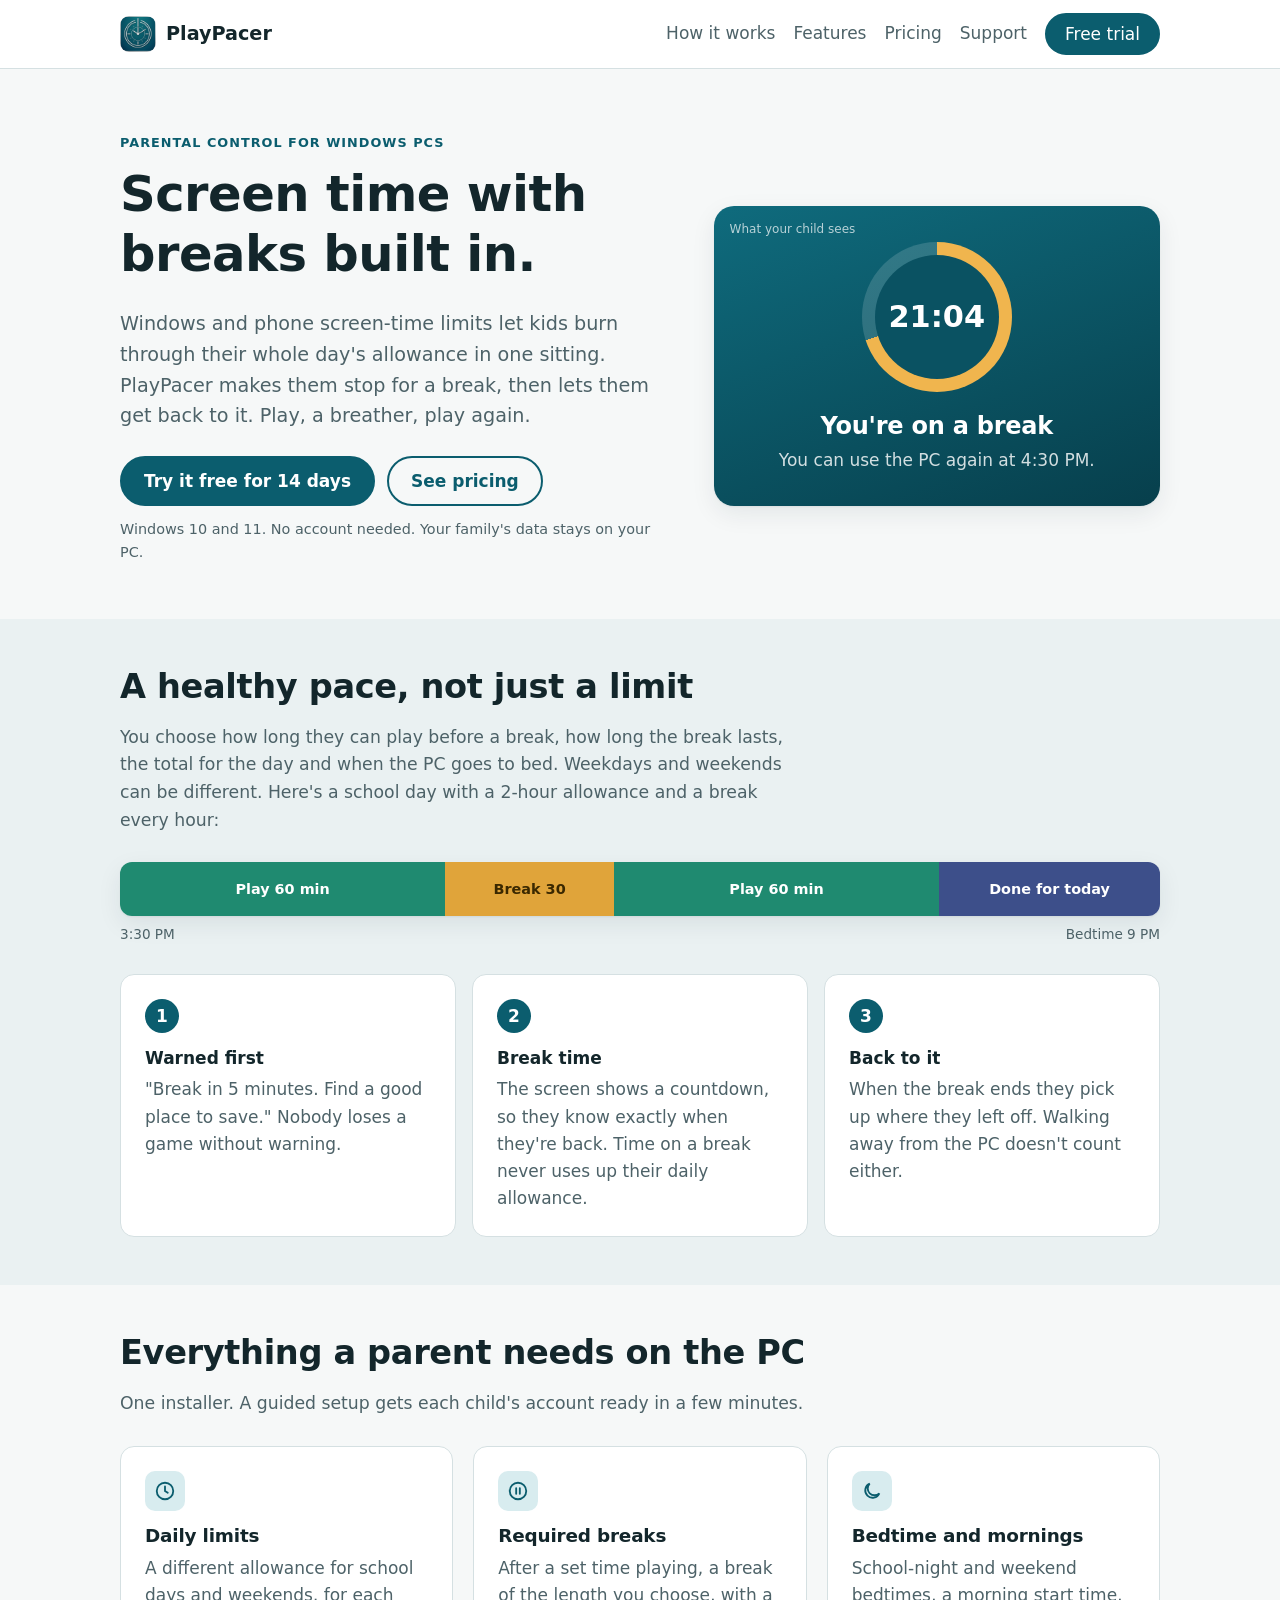
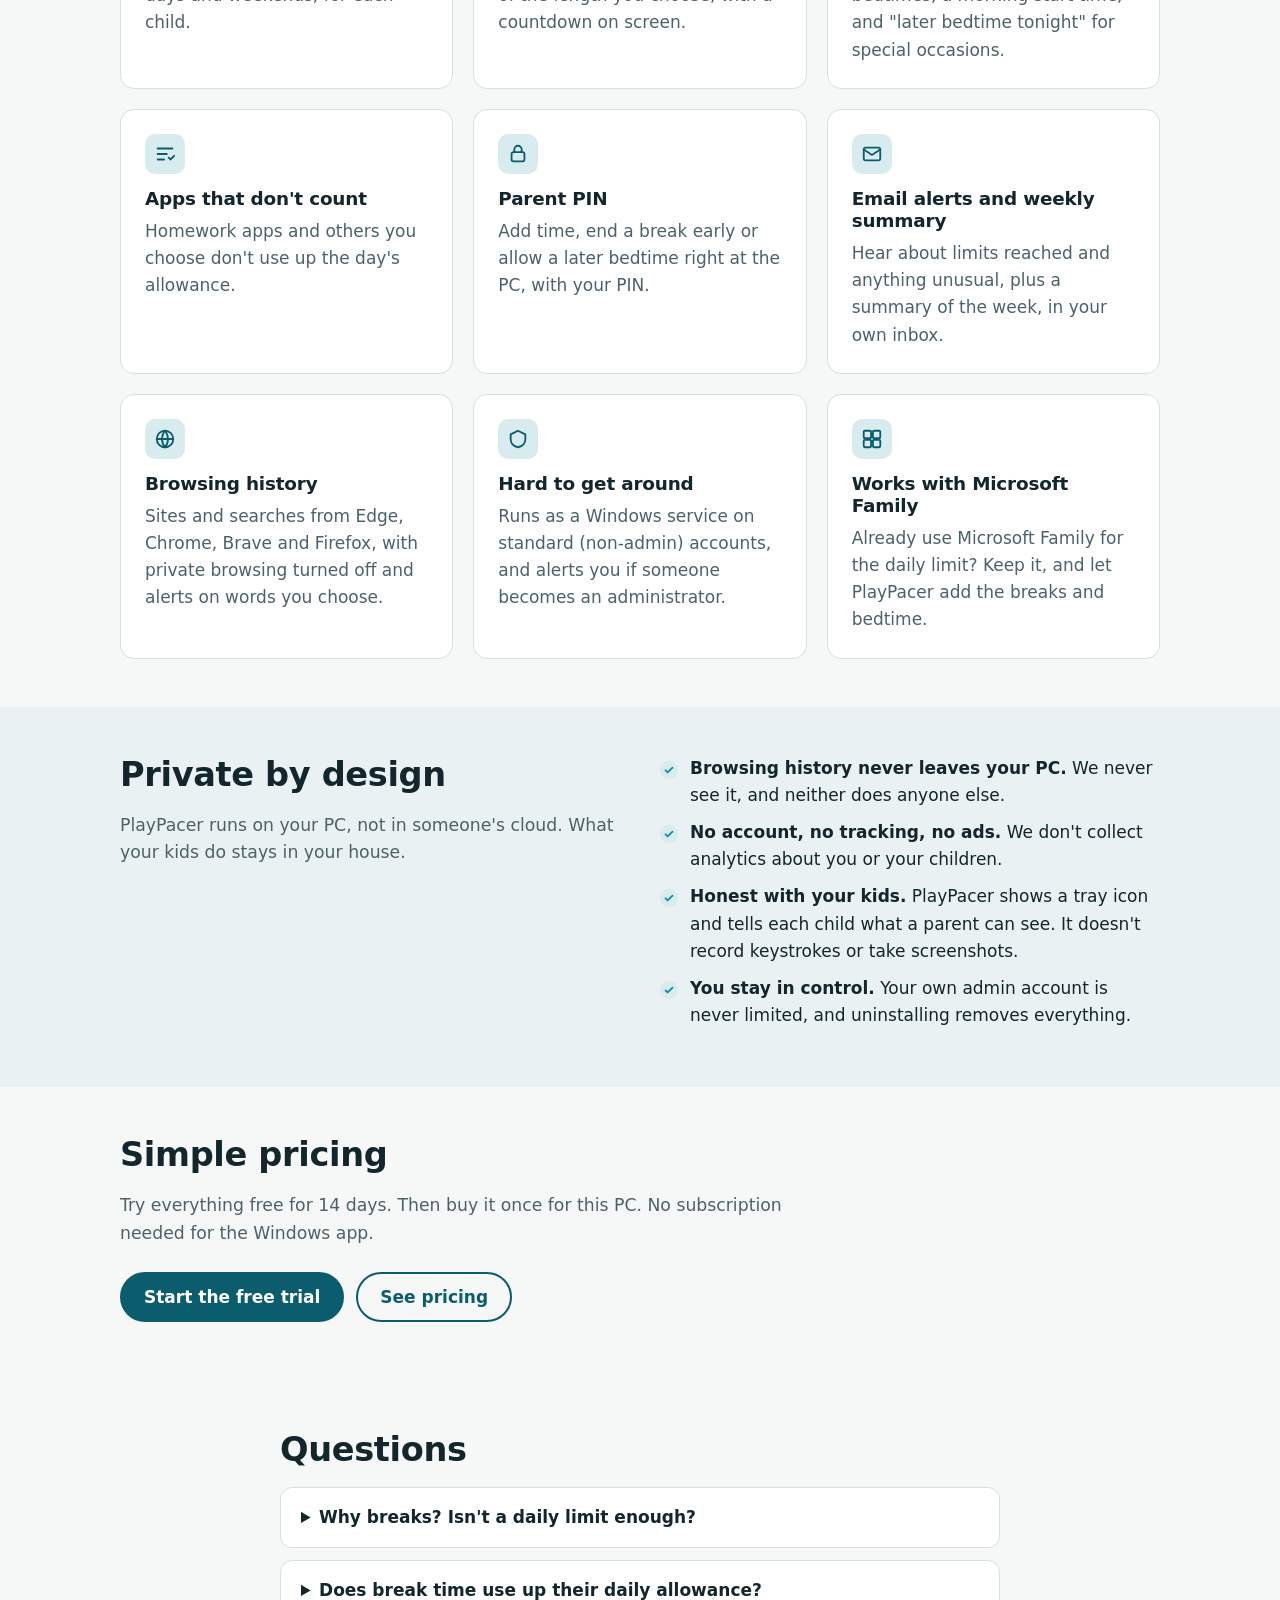
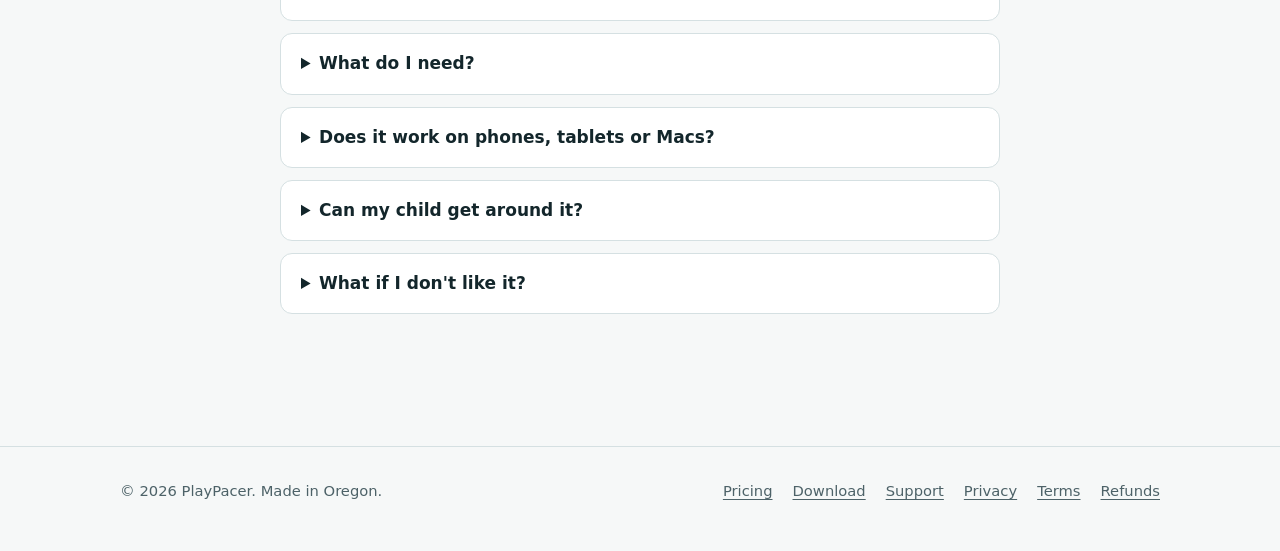
<file: index.html>
<!doctype html>
<html lang="en">
<head>
  <meta charset="utf-8">
  <meta name="viewport" content="width=device-width, initial-scale=1">
  <title>PlayPacer: screen time with built-in breaks, for Windows</title>
  <meta name="description" content="PlayPacer is parental control for Windows PCs that makes kids take breaks. Daily limits, required breaks, bedtime and browsing history that stays on your PC.">
  <link rel="icon" href="img/icon-32.png" sizes="32x32">
  <link rel="apple-touch-icon" href="img/icon-180.png">
  <link rel="stylesheet" href="style.css">
  <meta property="og:title" content="PlayPacer: screen time with built-in breaks">
  <meta property="og:description" content="Daily limits are not enough. PlayPacer makes kids take a break, then lets them get back to it.">
  <meta property="og:image" content="https://playpacer.app/img/icon-512.png">
  <meta property="og:url" content="https://playpacer.app/">
</head>
<body>
<a class="skip" href="#main">Skip to content</a>

<header class="site-header">
  <div class="wrap">
    <a class="brand" href="./"><img src="img/icon-192.png" alt="" width="36" height="36">PlayPacer</a>
    <nav class="nav" aria-label="Main">
      <a href="#how">How it works</a>
      <a href="#features">Features</a>
      <a href="pricing.html">Pricing</a>
      <a href="support.html">Support</a>
      <a class="btn btn-primary" href="download.html">Free trial</a>
    </nav>
  </div>
</header>

<main id="main">
  <section class="hero">
    <div class="wrap">
      <div>
        <div class="eyebrow">Parental control for Windows PCs</div>
        <h1>Screen time with breaks built in.</h1>
        <p class="lead">Windows and phone screen-time limits let kids burn through their whole day's allowance in one sitting. PlayPacer makes them stop for a break, then lets them get back to it. Play, a breather, play again.</p>
        <div class="btn-row">
          <a class="btn btn-primary" href="download.html">Try it free for 14 days</a>
          <a class="btn btn-ghost" href="pricing.html">See pricing</a>
        </div>
        <p class="fine">Windows 10 and 11. No account needed. Your family's data stays on your PC.</p>
      </div>
      <div class="break-card" role="img" aria-label="Illustration of the PlayPacer break screen: You're on a break. Back in 21 minutes.">
        <span class="tag">What your child sees</span>
        <div class="ring"><span>21:04</span></div>
        <h3>You're on a break</h3>
        <p>You can use the PC again at 4:30 PM.</p>
      </div>
    </div>
  </section>

  <section id="how" class="alt">
    <div class="wrap">
      <h2>A healthy pace, not just a limit</h2>
      <p class="section-intro">You choose how long they can play before a break, how long the break lasts, the total for the day and when the PC goes to bed. Weekdays and weekends can be different. Here's a school day with a 2-hour allowance and a break every hour:</p>
      <div class="timeline" aria-label="Example school day: play 60 minutes, break 30 minutes, play 60 minutes, then done for the day, bedtime at 9 PM">
        <div class="timeline-bar">
          <div class="tl-play" style="flex: 60">Play 60 min</div>
          <div class="tl-rest" style="flex: 30">Break 30</div>
          <div class="tl-play" style="flex: 60">Play 60 min</div>
          <div class="tl-night" style="flex: 40">Done for today</div>
        </div>
        <div class="timeline-legend"><span>3:30 PM</span><span>Bedtime 9 PM</span></div>
      </div>
      <ol class="steps">
        <li><strong>Warned first</strong><span>"Break in 5 minutes. Find a good place to save." Nobody loses a game without warning.</span></li>
        <li><strong>Break time</strong><span>The screen shows a countdown, so they know exactly when they're back. Time on a break never uses up their daily allowance.</span></li>
        <li><strong>Back to it</strong><span>When the break ends they pick up where they left off. Walking away from the PC doesn't count either.</span></li>
      </ol>
    </div>
  </section>

  <section id="features">
    <div class="wrap">
      <h2>Everything a parent needs on the PC</h2>
      <p class="section-intro">One installer. A guided setup gets each child's account ready in a few minutes.</p>
      <div class="grid">
        <div class="card">
          <div class="icon"><svg viewBox="0 0 24 24" fill="none" stroke="currentColor" stroke-width="2" stroke-linecap="round"><circle cx="12" cy="12" r="9"/><path d="M12 7v5l3 2"/></svg></div>
          <h3>Daily limits</h3>
          <p>A different allowance for school days and weekends, for each child.</p>
        </div>
        <div class="card">
          <div class="icon"><svg viewBox="0 0 24 24" fill="none" stroke="currentColor" stroke-width="2" stroke-linecap="round"><path d="M10 9v6M14 9v6"/><circle cx="12" cy="12" r="9"/></svg></div>
          <h3>Required breaks</h3>
          <p>After a set time playing, a break of the length you choose, with a countdown on screen.</p>
        </div>
        <div class="card">
          <div class="icon"><svg viewBox="0 0 24 24" fill="none" stroke="currentColor" stroke-width="2" stroke-linecap="round"><path d="M20 14.5A8 8 0 1 1 9.5 4a6.5 6.5 0 0 0 10.5 10.5z"/></svg></div>
          <h3>Bedtime and mornings</h3>
          <p>School-night and weekend bedtimes, a morning start time, and "later bedtime tonight" for special occasions.</p>
        </div>
        <div class="card">
          <div class="icon"><svg viewBox="0 0 24 24" fill="none" stroke="currentColor" stroke-width="2" stroke-linecap="round"><path d="M4 6h16M4 12h10M4 18h7"/><path d="M16 16l2 2 4-4"/></svg></div>
          <h3>Apps that don't count</h3>
          <p>Homework apps and others you choose don't use up the day's allowance.</p>
        </div>
        <div class="card">
          <div class="icon"><svg viewBox="0 0 24 24" fill="none" stroke="currentColor" stroke-width="2" stroke-linecap="round"><rect x="5" y="10" width="14" height="10" rx="2"/><path d="M8 10V7a4 4 0 0 1 8 0v3"/></svg></div>
          <h3>Parent PIN</h3>
          <p>Add time, end a break early or allow a later bedtime right at the PC, with your PIN.</p>
        </div>
        <div class="card">
          <div class="icon"><svg viewBox="0 0 24 24" fill="none" stroke="currentColor" stroke-width="2" stroke-linecap="round"><rect x="3" y="5" width="18" height="14" rx="2"/><path d="M3 7l9 6 9-6"/></svg></div>
          <h3>Email alerts and weekly summary</h3>
          <p>Hear about limits reached and anything unusual, plus a summary of the week, in your own inbox.</p>
        </div>
        <div class="card">
          <div class="icon"><svg viewBox="0 0 24 24" fill="none" stroke="currentColor" stroke-width="2" stroke-linecap="round"><circle cx="12" cy="12" r="9"/><path d="M3 12h18M12 3a14 14 0 0 1 0 18M12 3a14 14 0 0 0 0 18"/></svg></div>
          <h3>Browsing history</h3>
          <p>Sites and searches from Edge, Chrome, Brave and Firefox, with private browsing turned off and alerts on words you choose.</p>
        </div>
        <div class="card">
          <div class="icon"><svg viewBox="0 0 24 24" fill="none" stroke="currentColor" stroke-width="2" stroke-linecap="round"><path d="M12 3l8 4v5c0 5-3.5 8-8 9-4.5-1-8-4-8-9V7z"/></svg></div>
          <h3>Hard to get around</h3>
          <p>Runs as a Windows service on standard (non-admin) accounts, and alerts you if someone becomes an administrator.</p>
        </div>
        <div class="card">
          <div class="icon"><svg viewBox="0 0 24 24" fill="none" stroke="currentColor" stroke-width="2" stroke-linecap="round"><rect x="3" y="3" width="8" height="8" rx="1"/><rect x="13" y="3" width="8" height="8" rx="1"/><rect x="3" y="13" width="8" height="8" rx="1"/><rect x="13" y="13" width="8" height="8" rx="1"/></svg></div>
          <h3>Works with Microsoft Family</h3>
          <p>Already use Microsoft Family for the daily limit? Keep it, and let PlayPacer add the breaks and bedtime.</p>
        </div>
      </div>
    </div>
  </section>

  <section class="alt">
    <div class="wrap split">
      <div>
        <h2>Private by design</h2>
        <p class="section-intro">PlayPacer runs on your PC, not in someone's cloud. What your kids do stays in your house.</p>
      </div>
      <ul class="checks">
        <li><strong>Browsing history never leaves your PC.</strong> We never see it, and neither does anyone else.</li>
        <li><strong>No account, no tracking, no ads.</strong> We don't collect analytics about you or your children.</li>
        <li><strong>Honest with your kids.</strong> PlayPacer shows a tray icon and tells each child what a parent can see. It doesn't record keystrokes or take screenshots.</li>
        <li><strong>You stay in control.</strong> Your own admin account is never limited, and uninstalling removes everything.</li>
      </ul>
    </div>
  </section>

  <section>
    <div class="wrap">
      <h2>Simple pricing</h2>
      <p class="section-intro">Try everything free for 14 days. Then buy it once for this PC. No subscription needed for the Windows app.</p>
      <div class="btn-row">
        <a class="btn btn-primary" href="download.html">Start the free trial</a>
        <a class="btn btn-ghost" href="pricing.html">See pricing</a>
      </div>
    </div>
  </section>

  <section class="faq" id="faq">
    <div class="wrap narrow">
      <h2>Questions</h2>
      <details>
        <summary>Why breaks? Isn't a daily limit enough?</summary>
        <p>A daily limit says how much, not how. With only a limit, a child can spend the whole allowance in one sitting. PlayPacer spreads it out: a stretch of play, a break to move and rest, then more play.</p>
      </details>
      <details>
        <summary>Does break time use up their daily allowance?</summary>
        <p>No. Break time and time away from the PC don't count. Only time actually using the PC does.</p>
      </details>
      <details>
        <summary>What do I need?</summary>
        <p>A Windows 10 or 11 PC (64-bit), an administrator account for you, and a separate Windows account for each child. The setup wizard can create the children's accounts for you.</p>
      </details>
      <details>
        <summary>Does it work on phones, tablets or Macs?</summary>
        <p>Not yet. PlayPacer is for Windows PCs today. A phone app for parents, and limits on kids' phones, are planned as optional add-ons. The Windows app you buy keeps working either way.</p>
      </details>
      <details>
        <summary>Can my child get around it?</summary>
        <p>PlayPacer is built to be hard to get around on a standard account, and it alerts you to the common tricks. No parental control is perfect, though: a determined, tech-savvy child with physical access to a PC can find a way, so it works best alongside talking with your kids.</p>
      </details>
      <details>
        <summary>What if I don't like it?</summary>
        <p>Try it free for 14 days first. If you buy it and it's not right for your family, ask for a refund within 30 days. See the <a href="refunds.html">refund policy</a>.</p>
      </details>
    </div>
  </section>
</main>

<footer class="site-footer">
  <div class="wrap">
    <div>© 2026 PlayPacer. Made in Oregon.</div>
    <nav aria-label="Footer">
      <a href="pricing.html">Pricing</a>
      <a href="download.html">Download</a>
      <a href="support.html">Support</a>
      <a href="privacy.html">Privacy</a>
      <a href="terms.html">Terms</a>
      <a href="refunds.html">Refunds</a>
    </nav>
  </div>
</footer>
</body>
</html>
</file>
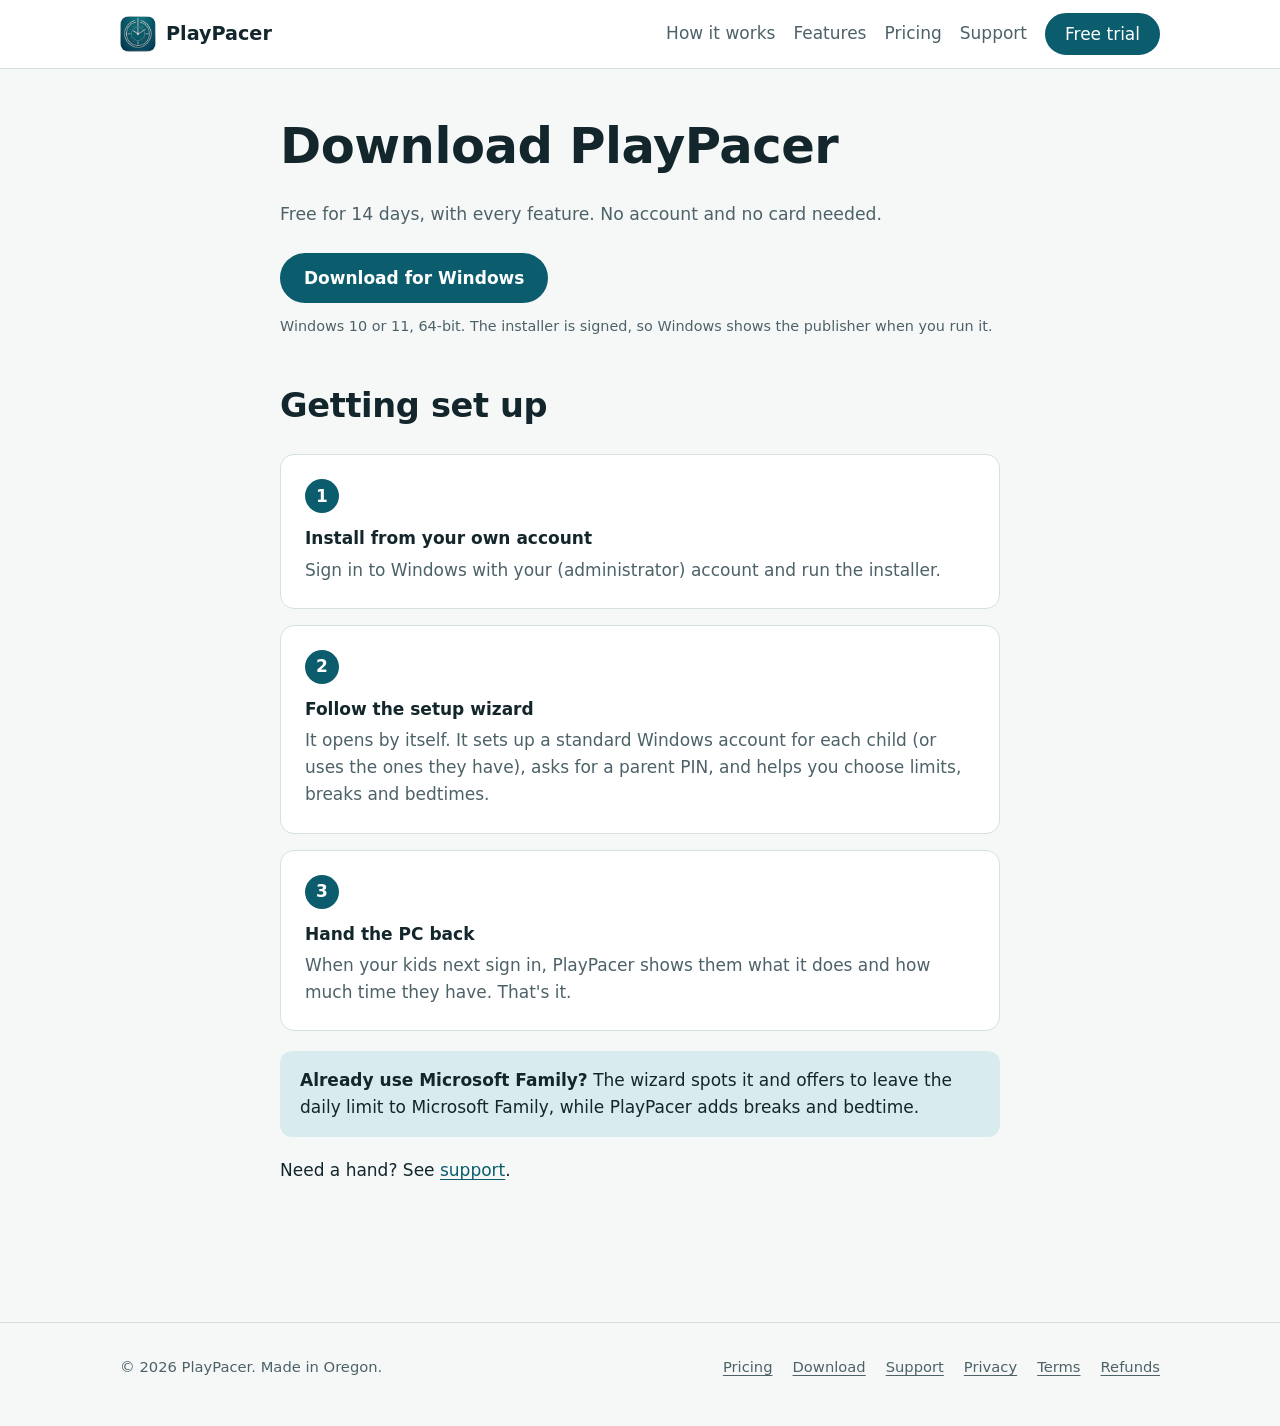
<file: download.html>
<!doctype html>
<html lang="en">
<head>
  <meta charset="utf-8">
  <meta name="viewport" content="width=device-width, initial-scale=1">
  <title>Download · PlayPacer</title>
  <meta name="description" content="Download PlayPacer for Windows 10 and 11 and try it free for 14 days.">
  <link rel="icon" href="img/icon-32.png" sizes="32x32">
  <link rel="apple-touch-icon" href="img/icon-180.png">
  <link rel="stylesheet" href="style.css">
</head>
<body>
<a class="skip" href="#main">Skip to content</a>
<header class="site-header">
  <div class="wrap">
    <a class="brand" href="./"><img src="img/icon-192.png" alt="" width="36" height="36">PlayPacer</a>
    <nav class="nav" aria-label="Main">
      <a href="./#how">How it works</a>
      <a href="./#features">Features</a>
      <a href="pricing.html">Pricing</a>
      <a href="support.html">Support</a>
      <a class="btn btn-primary" href="download.html">Free trial</a>
    </nav>
  </div>
</header>

<main id="main">
  <section>
    <div class="wrap narrow">
      <h1>Download PlayPacer</h1>
      <p class="section-intro">Free for 14 days, with every feature. No account and no card needed.</p>
      <div class="btn-row">
        <a class="btn btn-primary" href="https://github.com/0nu-e0/playpacer-site/releases/latest/download/PlayPacer.msi">Download for Windows</a>
      </div>
      <p class="fine">Windows 10 or 11, 64-bit. The installer is signed, so Windows shows the publisher when you run it.</p>

      <h2 style="margin-top:48px">Getting set up</h2>
      <ol class="steps" style="grid-template-columns:1fr">
        <li><strong>Install from your own account</strong><span>Sign in to Windows with your (administrator) account and run the installer.</span></li>
        <li><strong>Follow the setup wizard</strong><span>It opens by itself. It sets up a standard Windows account for each child (or uses the ones they have), asks for a parent PIN, and helps you choose limits, breaks and bedtimes.</span></li>
        <li><strong>Hand the PC back</strong><span>When your kids next sign in, PlayPacer shows them what it does and how much time they have. That's it.</span></li>
      </ol>

      <div class="callout">
        <strong>Already use Microsoft Family?</strong> The wizard spots it and offers to leave the daily limit to Microsoft Family, while PlayPacer adds breaks and bedtime.
      </div>

      <p>Need a hand? See <a href="support.html">support</a>.</p>
    </div>
  </section>
</main>

<footer class="site-footer">
  <div class="wrap">
    <div>© 2026 PlayPacer. Made in Oregon.</div>
    <nav aria-label="Footer">
      <a href="pricing.html">Pricing</a>
      <a href="download.html">Download</a>
      <a href="support.html">Support</a>
      <a href="privacy.html">Privacy</a>
      <a href="terms.html">Terms</a>
      <a href="refunds.html">Refunds</a>
    </nav>
  </div>
</footer>
</body>
</html>
</file>
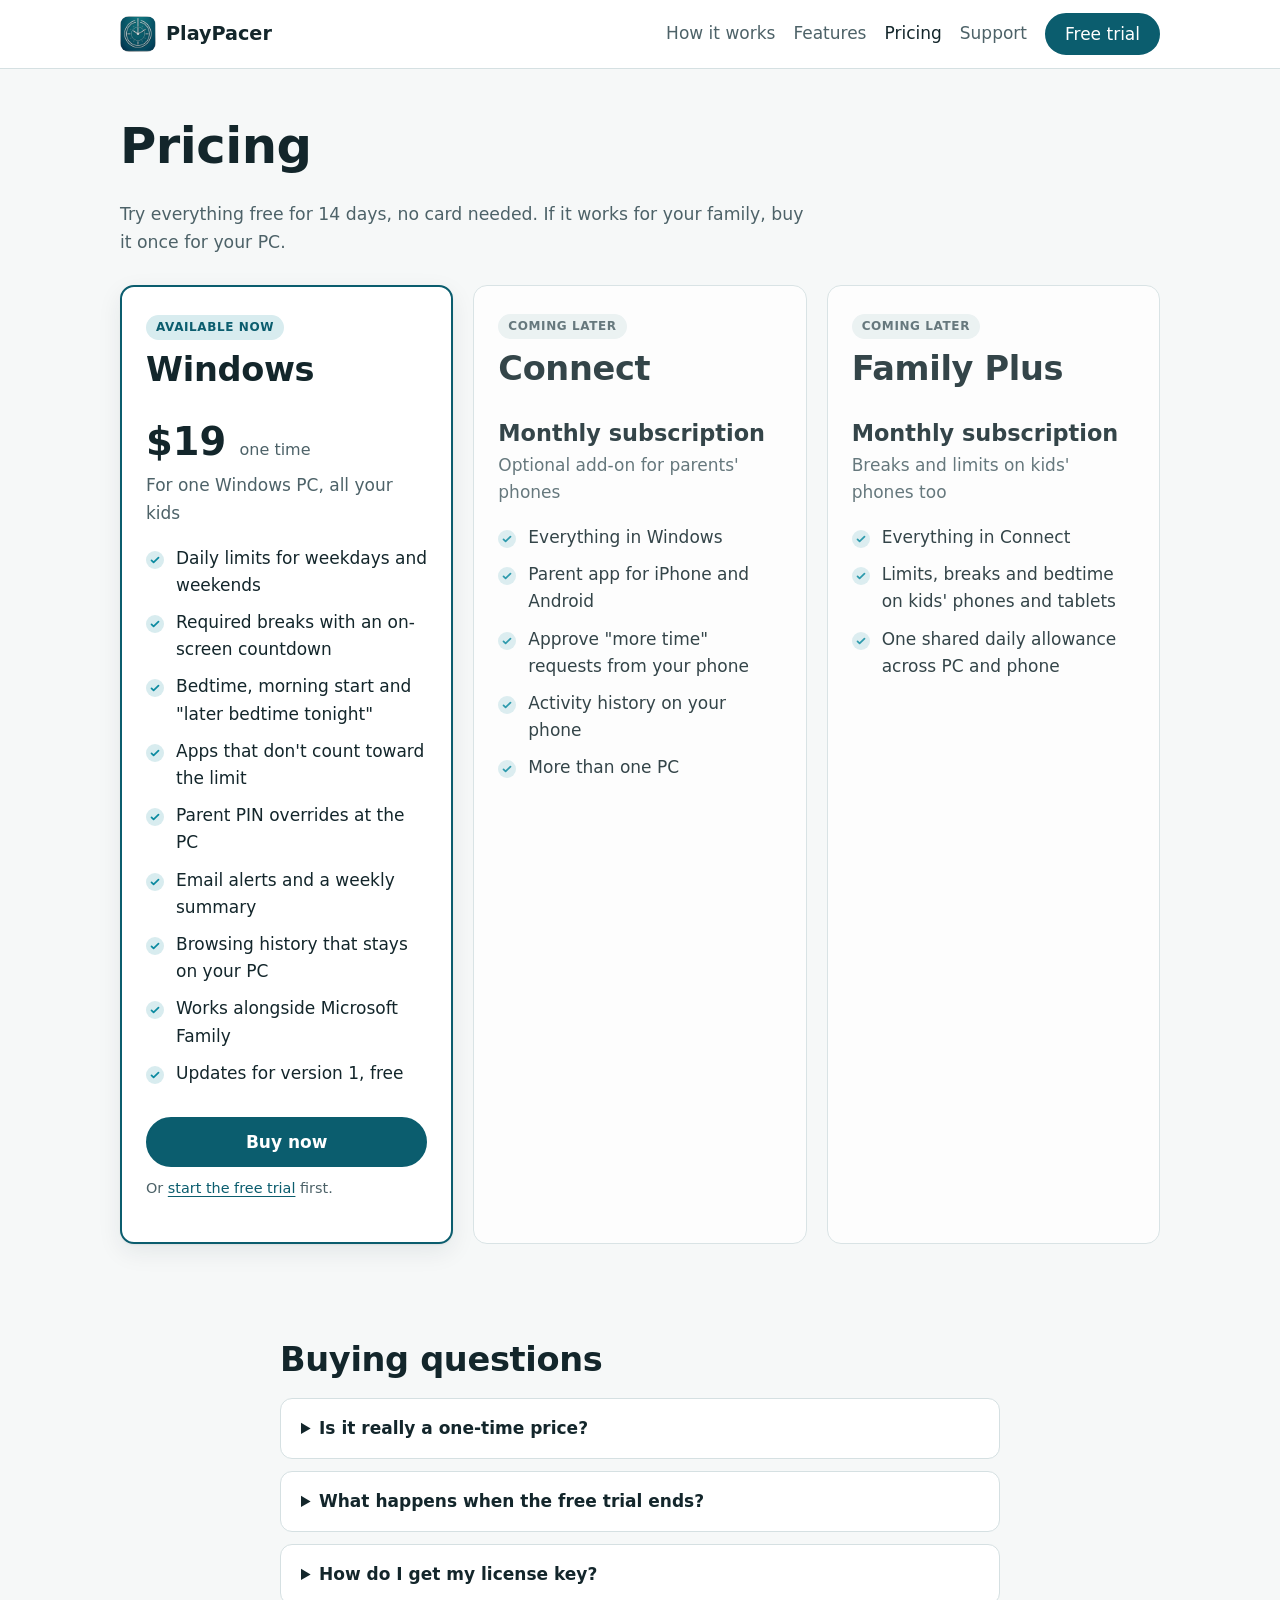
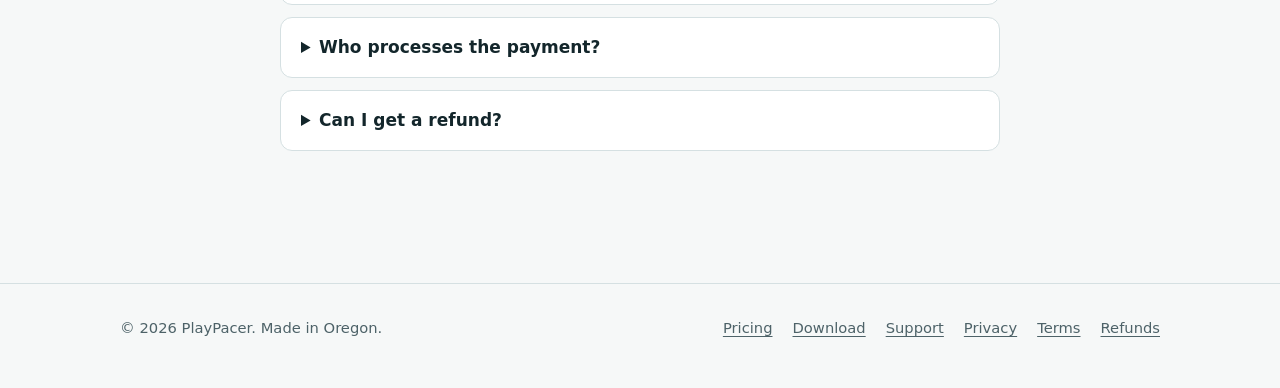
<file: pricing.html>
<!doctype html>
<html lang="en">
<head>
  <meta charset="utf-8">
  <meta name="viewport" content="width=device-width, initial-scale=1">
  <title>Pricing · PlayPacer</title>
  <meta name="description" content="PlayPacer for Windows: try it free for 14 days, then buy it once. No subscription needed.">
  <link rel="icon" href="img/icon-32.png" sizes="32x32">
  <link rel="apple-touch-icon" href="img/icon-180.png">
  <link rel="stylesheet" href="style.css">
</head>
<body>
<a class="skip" href="#main">Skip to content</a>
<header class="site-header">
  <div class="wrap">
    <a class="brand" href="./"><img src="img/icon-192.png" alt="" width="36" height="36">PlayPacer</a>
    <nav class="nav" aria-label="Main">
      <a href="./#how">How it works</a>
      <a href="./#features">Features</a>
      <a href="pricing.html" aria-current="page">Pricing</a>
      <a href="support.html">Support</a>
      <a class="btn btn-primary" href="download.html">Free trial</a>
    </nav>
  </div>
</header>

<main id="main">
  <section>
    <div class="wrap">
      <h1>Pricing</h1>
      <p class="section-intro">Try everything free for 14 days, no card needed. If it works for your family, buy it once for your PC.</p>

      <div class="plans">
        <div class="plan featured">
          <span class="badge">Available now</span>
          <h2>Windows</h2>
          <div class="price">$19 <small>one time</small></div>
          <div class="sub">For one Windows PC, all your kids</div>
          <ul class="checks">
            <li>Daily limits for weekdays and weekends</li>
            <li>Required breaks with an on-screen countdown</li>
            <li>Bedtime, morning start and "later bedtime tonight"</li>
            <li>Apps that don't count toward the limit</li>
            <li>Parent PIN overrides at the PC</li>
            <li>Email alerts and a weekly summary</li>
            <li>Browsing history that stays on your PC</li>
            <li>Works alongside Microsoft Family</li>
            <li>Updates for version 1, free</li>
          </ul>
          <a class="btn btn-primary" href="https://playpacer.lemonsqueezy.com">Buy now</a>
          <p class="fine" style="margin-top:10px">Or <a href="download.html">start the free trial</a> first.</p>
        </div>

        <div class="plan later">
          <span class="badge soon">Coming later</span>
          <h2>Connect</h2>
          <div class="price tbd">Monthly subscription</div>
          <div class="sub">Optional add-on for parents' phones</div>
          <ul class="checks">
            <li>Everything in Windows</li>
            <li>Parent app for iPhone and Android</li>
            <li>Approve "more time" requests from your phone</li>
            <li>Activity history on your phone</li>
            <li>More than one PC</li>
          </ul>
        </div>

        <div class="plan later">
          <span class="badge soon">Coming later</span>
          <h2>Family Plus</h2>
          <div class="price tbd">Monthly subscription</div>
          <div class="sub">Breaks and limits on kids' phones too</div>
          <ul class="checks">
            <li>Everything in Connect</li>
            <li>Limits, breaks and bedtime on kids' phones and tablets</li>
            <li>One shared daily allowance across PC and phone</li>
          </ul>
        </div>
      </div>
    </div>
  </section>

  <section class="faq">
    <div class="wrap narrow">
      <h2>Buying questions</h2>
      <details>
        <summary>Is it really a one-time price?</summary>
        <p>Yes. The Windows app is yours to keep, with free updates for version 1. The phone add-ons will be optional subscriptions. If you ever stop a subscription, only the phone features stop: the Windows app keeps working.</p>
      </details>
      <details>
        <summary>What happens when the free trial ends?</summary>
        <p>Limits, breaks and bedtimes keep working exactly as you set them, so nobody is suddenly unrestricted. You just can't change settings until you enter a license key.</p>
      </details>
      <details>
        <summary>How do I get my license key?</summary>
        <p>It's emailed to you right after you buy, and shown on the order page. Paste it into PlayPacer's Parent Console under <strong>Settings → License</strong>.</p>
      </details>
      <details>
        <summary>Who processes the payment?</summary>
        <p>Our order process is handled by our online reseller, Lemon Squeezy, who is the Merchant of Record for all our orders. They handle payment, sales tax and receipts. We never see your card details.</p>
      </details>
      <details>
        <summary>Can I get a refund?</summary>
        <p>Yes, within 30 days of buying. See the <a href="refunds.html">refund policy</a>.</p>
      </details>
    </div>
  </section>
</main>

<footer class="site-footer">
  <div class="wrap">
    <div>© 2026 PlayPacer. Made in Oregon.</div>
    <nav aria-label="Footer">
      <a href="pricing.html">Pricing</a>
      <a href="download.html">Download</a>
      <a href="support.html">Support</a>
      <a href="privacy.html">Privacy</a>
      <a href="terms.html">Terms</a>
      <a href="refunds.html">Refunds</a>
    </nav>
  </div>
</footer>
</body>
</html>
</file>
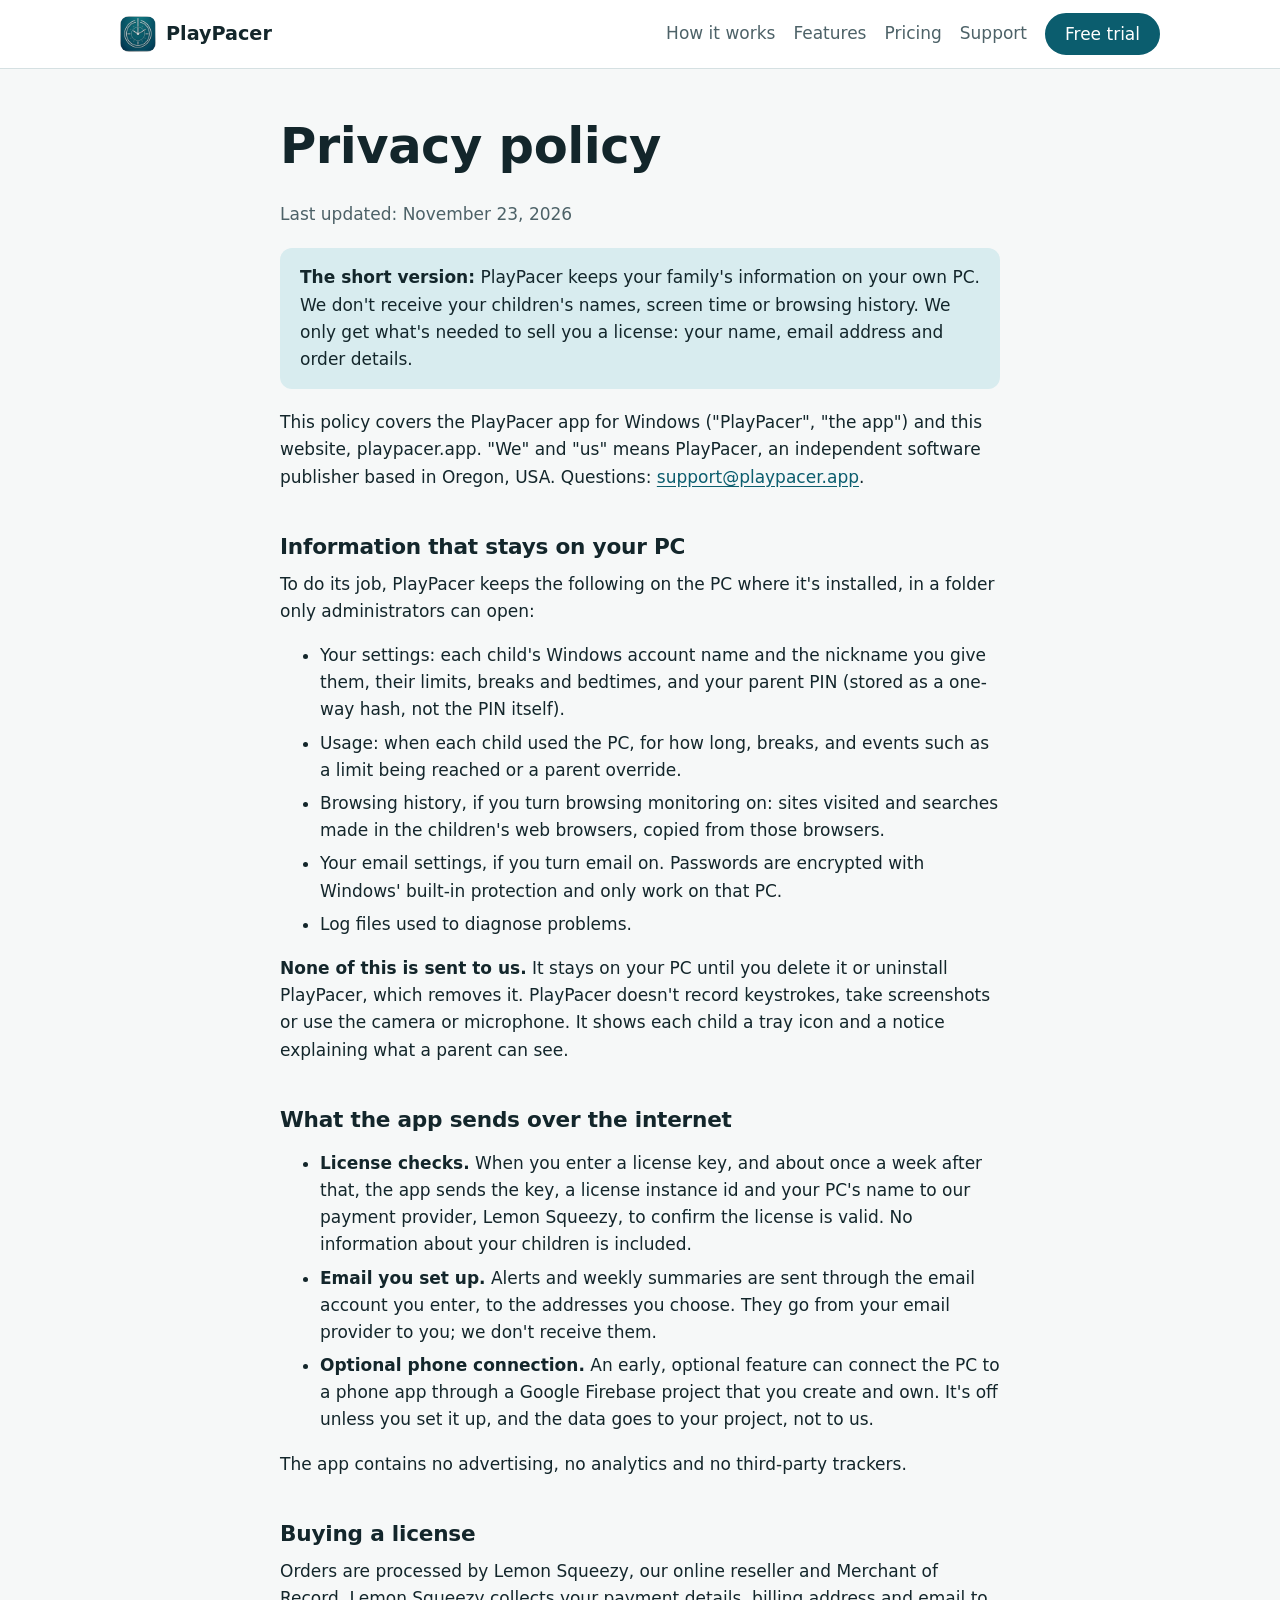
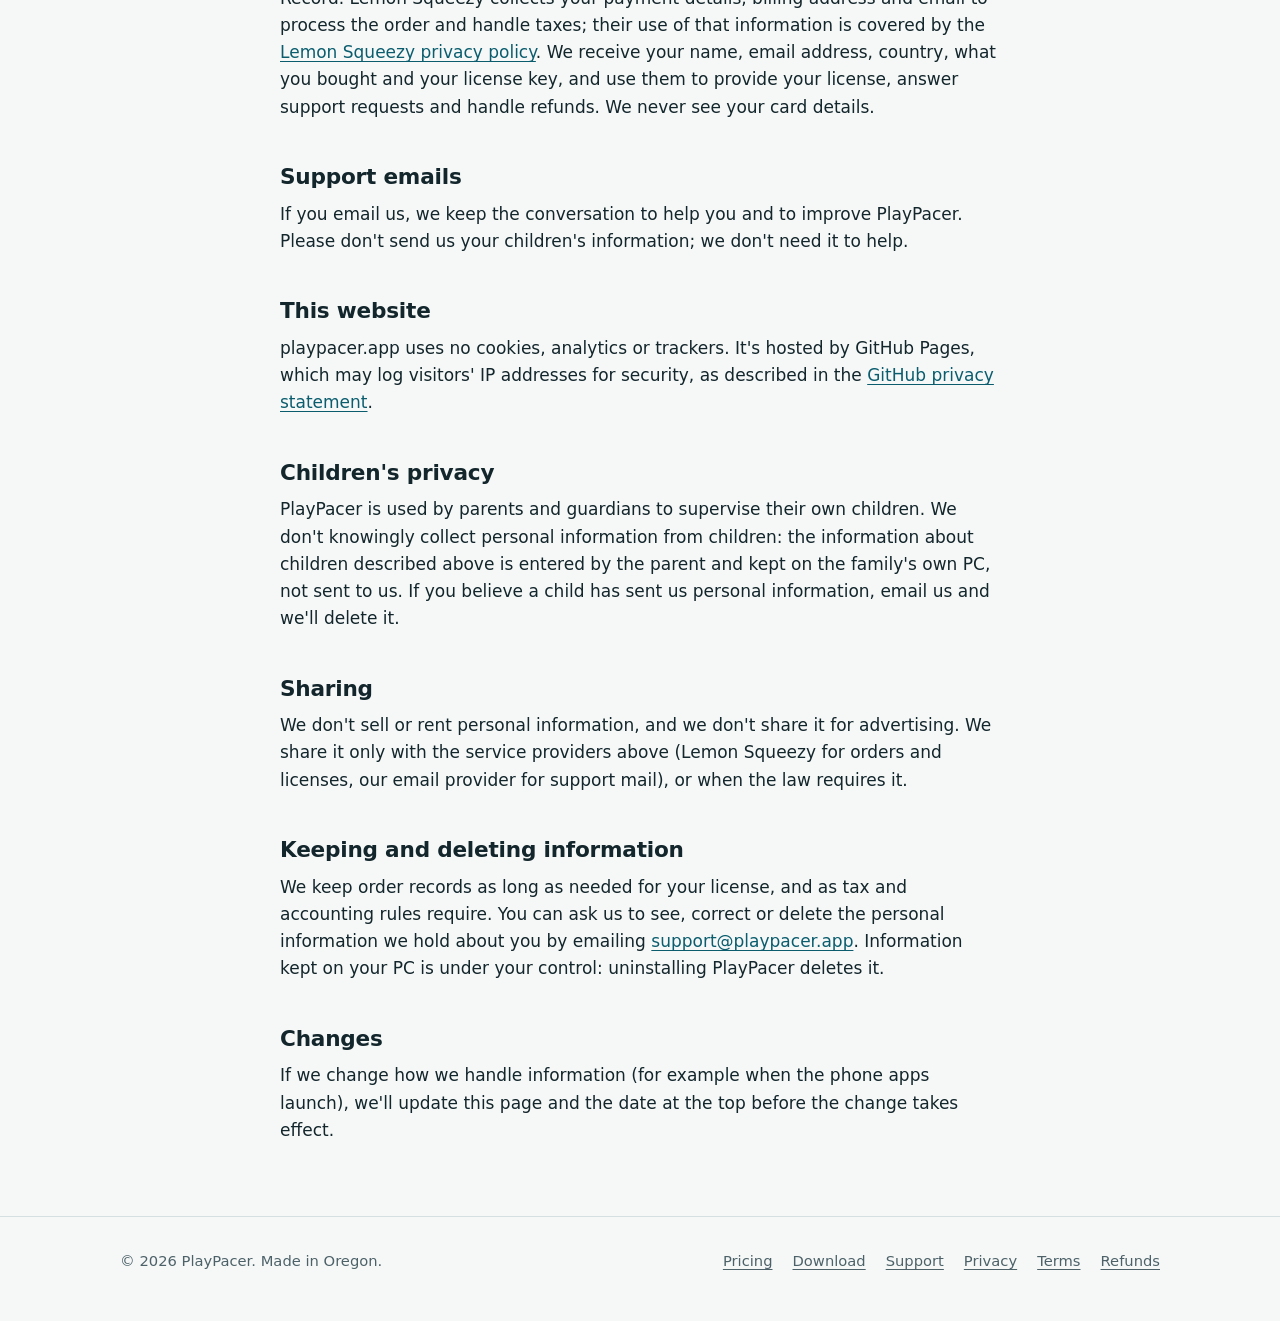
<file: privacy.html>
<!doctype html>
<html lang="en">
<head>
  <meta charset="utf-8">
  <meta name="viewport" content="width=device-width, initial-scale=1">
  <title>Privacy policy · PlayPacer</title>
  <meta name="description" content="How PlayPacer handles your family's information: it stays on your PC.">
  <link rel="icon" href="img/icon-32.png" sizes="32x32">
  <link rel="apple-touch-icon" href="img/icon-180.png">
  <link rel="stylesheet" href="style.css">
</head>
<body>
<a class="skip" href="#main">Skip to content</a>
<header class="site-header">
  <div class="wrap">
    <a class="brand" href="./"><img src="img/icon-192.png" alt="" width="36" height="36">PlayPacer</a>
    <nav class="nav" aria-label="Main">
      <a href="./#how">How it works</a>
      <a href="./#features">Features</a>
      <a href="pricing.html">Pricing</a>
      <a href="support.html">Support</a>
      <a class="btn btn-primary" href="download.html">Free trial</a>
    </nav>
  </div>
</header>

<main id="main" class="doc">
  <div class="wrap narrow">
    <h1>Privacy policy</h1>
    <p class="updated">Last updated: November 23, 2026</p>

    <div class="callout">
      <strong>The short version:</strong> PlayPacer keeps your family's information on your own PC. We don't receive your children's names, screen time or browsing history. We only get what's needed to sell you a license: your name, email address and order details.
    </div>

    <p>This policy covers the PlayPacer app for Windows ("PlayPacer", "the app") and this website, playpacer.app. "We" and "us" means PlayPacer, an independent software publisher based in Oregon, USA. Questions: <a href="mailto:support@playpacer.app">support@playpacer.app</a>.</p>

    <h2>Information that stays on your PC</h2>
    <p>To do its job, PlayPacer keeps the following on the PC where it's installed, in a folder only administrators can open:</p>
    <ul>
      <li>Your settings: each child's Windows account name and the nickname you give them, their limits, breaks and bedtimes, and your parent PIN (stored as a one-way hash, not the PIN itself).</li>
      <li>Usage: when each child used the PC, for how long, breaks, and events such as a limit being reached or a parent override.</li>
      <li>Browsing history, if you turn browsing monitoring on: sites visited and searches made in the children's web browsers, copied from those browsers.</li>
      <li>Your email settings, if you turn email on. Passwords are encrypted with Windows' built-in protection and only work on that PC.</li>
      <li>Log files used to diagnose problems.</li>
    </ul>
    <p><strong>None of this is sent to us.</strong> It stays on your PC until you delete it or uninstall PlayPacer, which removes it. PlayPacer doesn't record keystrokes, take screenshots or use the camera or microphone. It shows each child a tray icon and a notice explaining what a parent can see.</p>

    <h2>What the app sends over the internet</h2>
    <ul>
      <li><strong>License checks.</strong> When you enter a license key, and about once a week after that, the app sends the key, a license instance id and your PC's name to our payment provider, Lemon Squeezy, to confirm the license is valid. No information about your children is included.</li>
      <li><strong>Email you set up.</strong> Alerts and weekly summaries are sent through the email account you enter, to the addresses you choose. They go from your email provider to you; we don't receive them.</li>
      <li><strong>Optional phone connection.</strong> An early, optional feature can connect the PC to a phone app through a Google Firebase project that you create and own. It's off unless you set it up, and the data goes to your project, not to us.</li>
    </ul>
    <p>The app contains no advertising, no analytics and no third-party trackers.</p>

    <h2>Buying a license</h2>
    <p>Orders are processed by Lemon Squeezy, our online reseller and Merchant of Record. Lemon Squeezy collects your payment details, billing address and email to process the order and handle taxes; their use of that information is covered by the <a href="https://www.lemonsqueezy.com/privacy">Lemon Squeezy privacy policy</a>. We receive your name, email address, country, what you bought and your license key, and use them to provide your license, answer support requests and handle refunds. We never see your card details.</p>

    <h2>Support emails</h2>
    <p>If you email us, we keep the conversation to help you and to improve PlayPacer. Please don't send us your children's information; we don't need it to help.</p>

    <h2>This website</h2>
    <p>playpacer.app uses no cookies, analytics or trackers. It's hosted by GitHub Pages, which may log visitors' IP addresses for security, as described in the <a href="https://docs.github.com/en/site-policy/privacy-policies/github-general-privacy-statement">GitHub privacy statement</a>.</p>

    <h2>Children's privacy</h2>
    <p>PlayPacer is used by parents and guardians to supervise their own children. We don't knowingly collect personal information from children: the information about children described above is entered by the parent and kept on the family's own PC, not sent to us. If you believe a child has sent us personal information, email us and we'll delete it.</p>

    <h2>Sharing</h2>
    <p>We don't sell or rent personal information, and we don't share it for advertising. We share it only with the service providers above (Lemon Squeezy for orders and licenses, our email provider for support mail), or when the law requires it.</p>

    <h2>Keeping and deleting information</h2>
    <p>We keep order records as long as needed for your license, and as tax and accounting rules require. You can ask us to see, correct or delete the personal information we hold about you by emailing <a href="mailto:support@playpacer.app">support@playpacer.app</a>. Information kept on your PC is under your control: uninstalling PlayPacer deletes it.</p>

    <h2>Changes</h2>
    <p>If we change how we handle information (for example when the phone apps launch), we'll update this page and the date at the top before the change takes effect.</p>
  </div>
</main>

<footer class="site-footer">
  <div class="wrap">
    <div>© 2026 PlayPacer. Made in Oregon.</div>
    <nav aria-label="Footer">
      <a href="pricing.html">Pricing</a>
      <a href="download.html">Download</a>
      <a href="support.html">Support</a>
      <a href="privacy.html">Privacy</a>
      <a href="terms.html">Terms</a>
      <a href="refunds.html">Refunds</a>
    </nav>
  </div>
</footer>
</body>
</html>
</file>
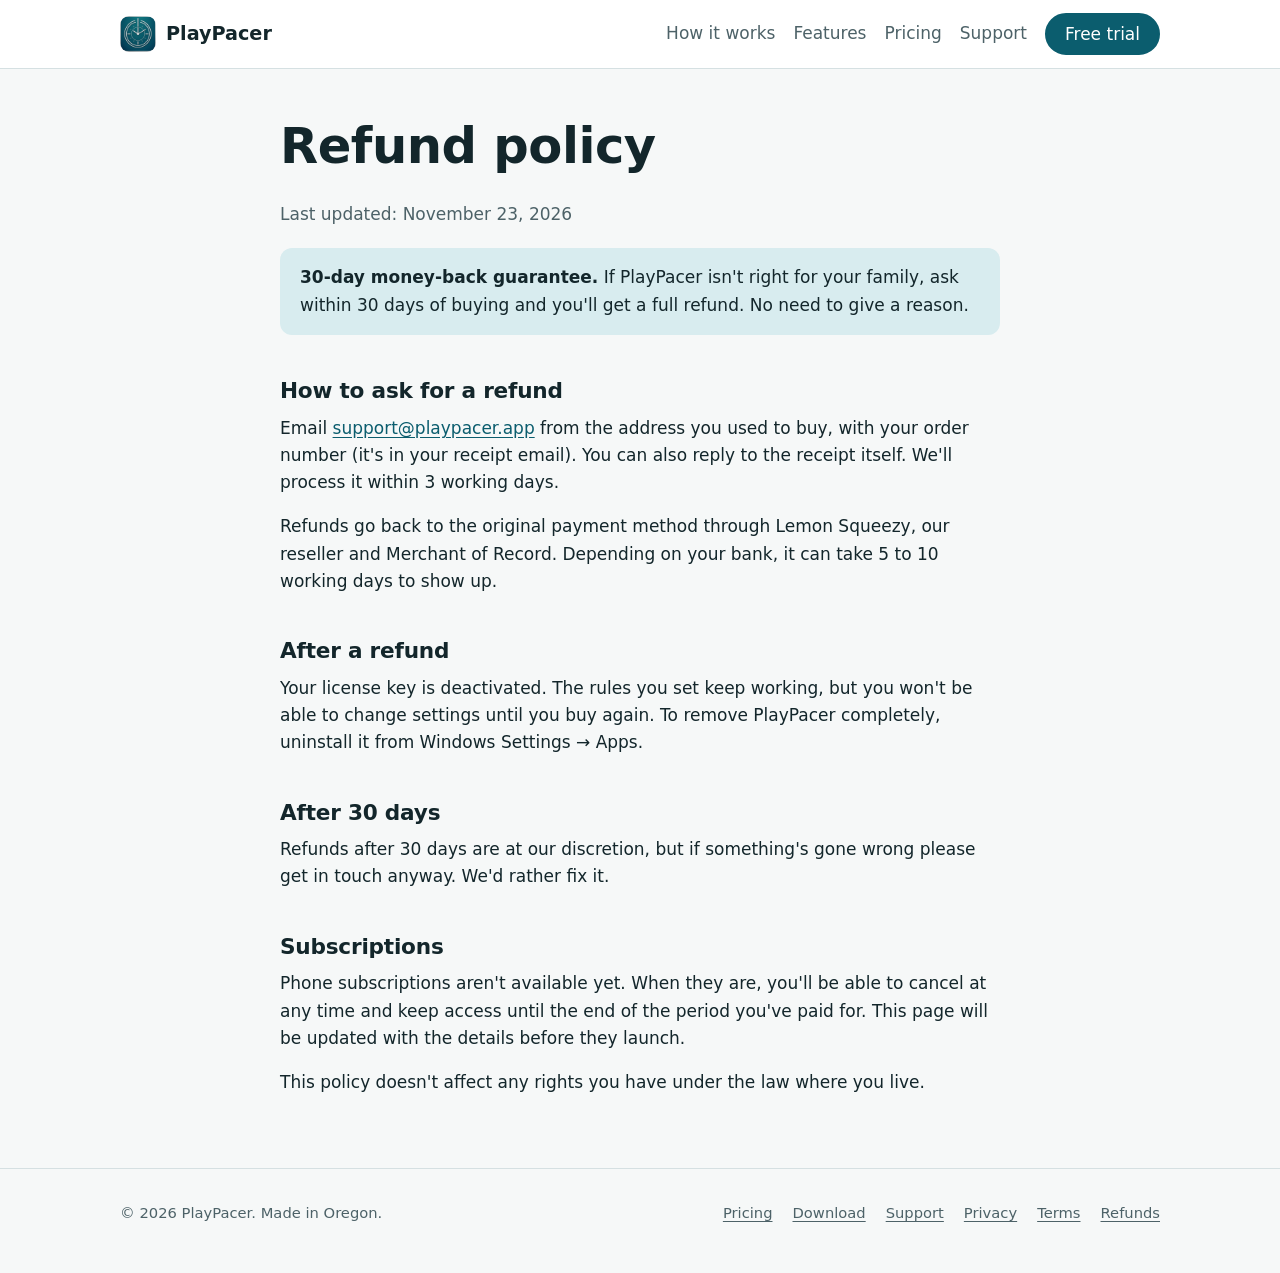
<file: refunds.html>
<!doctype html>
<html lang="en">
<head>
  <meta charset="utf-8">
  <meta name="viewport" content="width=device-width, initial-scale=1">
  <title>Refund policy · PlayPacer</title>
  <meta name="description" content="PlayPacer refund policy: full refund within 30 days.">
  <link rel="icon" href="img/icon-32.png" sizes="32x32">
  <link rel="apple-touch-icon" href="img/icon-180.png">
  <link rel="stylesheet" href="style.css">
</head>
<body>
<a class="skip" href="#main">Skip to content</a>
<header class="site-header">
  <div class="wrap">
    <a class="brand" href="./"><img src="img/icon-192.png" alt="" width="36" height="36">PlayPacer</a>
    <nav class="nav" aria-label="Main">
      <a href="./#how">How it works</a>
      <a href="./#features">Features</a>
      <a href="pricing.html">Pricing</a>
      <a href="support.html">Support</a>
      <a class="btn btn-primary" href="download.html">Free trial</a>
    </nav>
  </div>
</header>

<main id="main" class="doc">
  <div class="wrap narrow">
    <h1>Refund policy</h1>
    <p class="updated">Last updated: November 23, 2026</p>

    <div class="callout">
      <strong>30-day money-back guarantee.</strong> If PlayPacer isn't right for your family, ask within 30 days of buying and you'll get a full refund. No need to give a reason.
    </div>

    <h2>How to ask for a refund</h2>
    <p>Email <a href="mailto:support@playpacer.app">support@playpacer.app</a> from the address you used to buy, with your order number (it's in your receipt email). You can also reply to the receipt itself. We'll process it within 3 working days.</p>
    <p>Refunds go back to the original payment method through Lemon Squeezy, our reseller and Merchant of Record. Depending on your bank, it can take 5 to 10 working days to show up.</p>

    <h2>After a refund</h2>
    <p>Your license key is deactivated. The rules you set keep working, but you won't be able to change settings until you buy again. To remove PlayPacer completely, uninstall it from Windows Settings → Apps.</p>

    <h2>After 30 days</h2>
    <p>Refunds after 30 days are at our discretion, but if something's gone wrong please get in touch anyway. We'd rather fix it.</p>

    <h2>Subscriptions</h2>
    <p>Phone subscriptions aren't available yet. When they are, you'll be able to cancel at any time and keep access until the end of the period you've paid for. This page will be updated with the details before they launch.</p>

    <p>This policy doesn't affect any rights you have under the law where you live.</p>
  </div>
</main>

<footer class="site-footer">
  <div class="wrap">
    <div>© 2026 PlayPacer. Made in Oregon.</div>
    <nav aria-label="Footer">
      <a href="pricing.html">Pricing</a>
      <a href="download.html">Download</a>
      <a href="support.html">Support</a>
      <a href="privacy.html">Privacy</a>
      <a href="terms.html">Terms</a>
      <a href="refunds.html">Refunds</a>
    </nav>
  </div>
</footer>
</body>
</html>
</file>
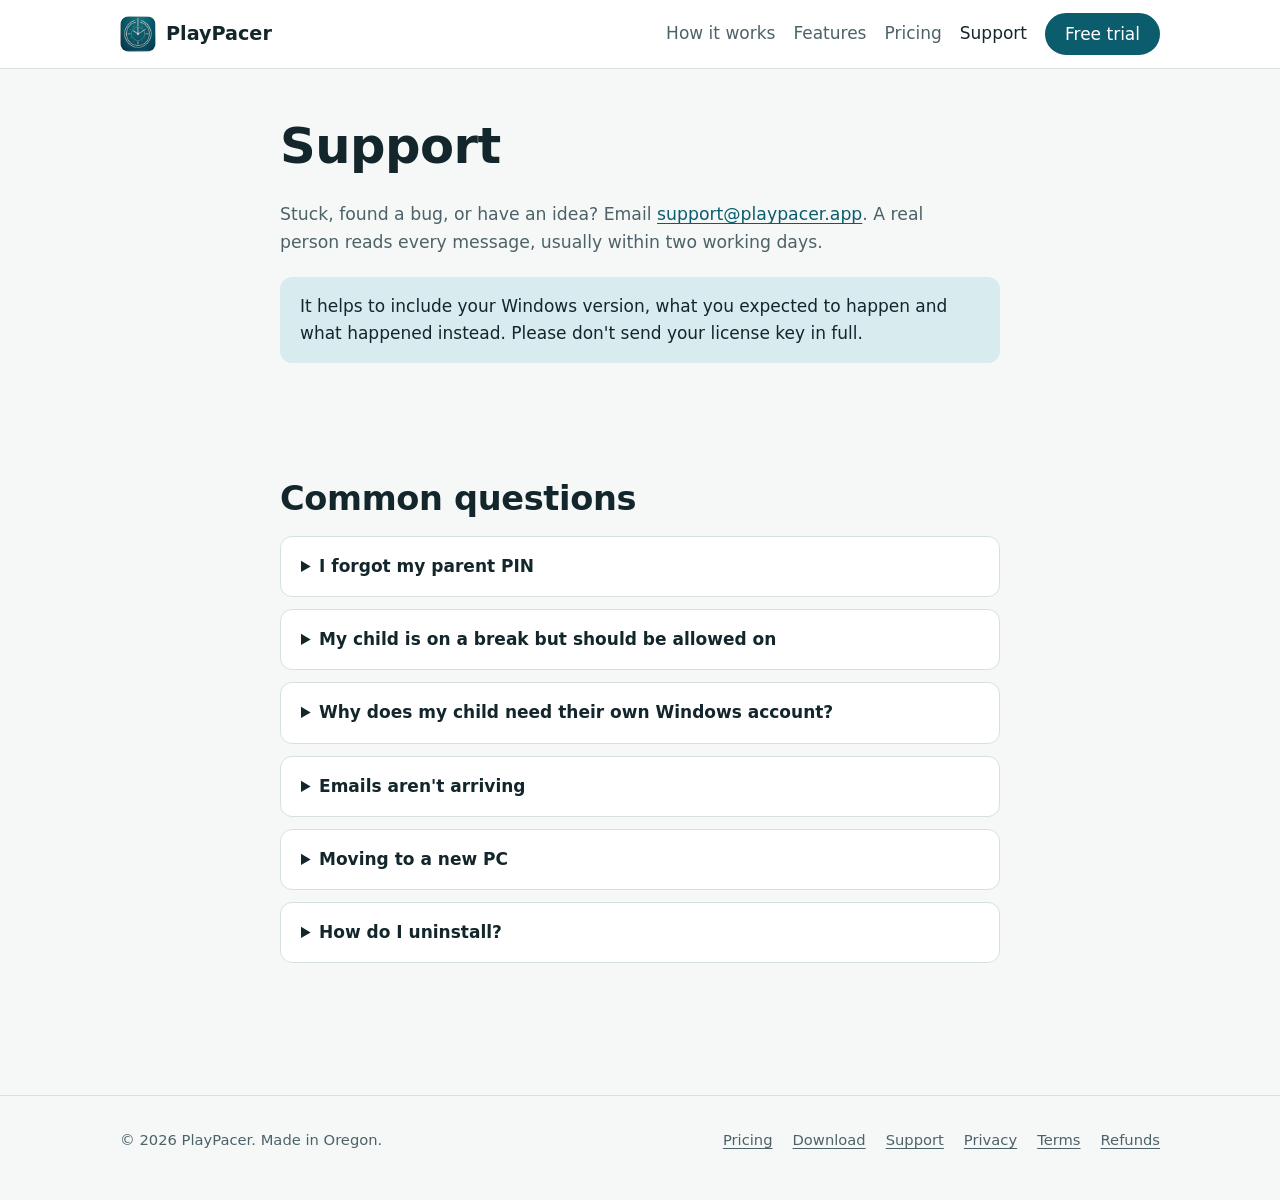
<file: support.html>
<!doctype html>
<html lang="en">
<head>
  <meta charset="utf-8">
  <meta name="viewport" content="width=device-width, initial-scale=1">
  <title>Support · PlayPacer</title>
  <meta name="description" content="Help with PlayPacer: common questions and how to contact us.">
  <link rel="icon" href="img/icon-32.png" sizes="32x32">
  <link rel="apple-touch-icon" href="img/icon-180.png">
  <link rel="stylesheet" href="style.css">
</head>
<body>
<a class="skip" href="#main">Skip to content</a>
<header class="site-header">
  <div class="wrap">
    <a class="brand" href="./"><img src="img/icon-192.png" alt="" width="36" height="36">PlayPacer</a>
    <nav class="nav" aria-label="Main">
      <a href="./#how">How it works</a>
      <a href="./#features">Features</a>
      <a href="pricing.html">Pricing</a>
      <a href="support.html" aria-current="page">Support</a>
      <a class="btn btn-primary" href="download.html">Free trial</a>
    </nav>
  </div>
</header>

<main id="main">
  <section>
    <div class="wrap narrow">
      <h1>Support</h1>
      <p class="section-intro">Stuck, found a bug, or have an idea? Email <a href="mailto:support@playpacer.app">support@playpacer.app</a>. A real person reads every message, usually within two working days.</p>
      <div class="callout">
        It helps to include your Windows version, what you expected to happen and what happened instead. Please don't send your license key in full.
      </div>
    </div>
  </section>

  <section class="faq">
    <div class="wrap narrow">
      <h2>Common questions</h2>
      <details>
        <summary>I forgot my parent PIN</summary>
        <p>Sign in to Windows with your administrator account and open the PlayPacer Parent Console. As an administrator you can set a new PIN under Settings, which also clears any wrong-PIN lockout.</p>
      </details>
      <details>
        <summary>My child is on a break but should be allowed on</summary>
        <p>On the break screen, choose the parent option and enter your PIN to end the break or add time. You can also do it from the Parent Console on your own account, on the Today page.</p>
      </details>
      <details>
        <summary>Why does my child need their own Windows account?</summary>
        <p>PlayPacer applies each child's rules to their own account. Your administrator account is never limited, so you can't lock yourself out. The setup wizard can create the children's accounts for you.</p>
      </details>
      <details>
        <summary>Emails aren't arriving</summary>
        <p>Most email providers, including Gmail, need an "app password" instead of your normal password. Create one in your email account's security settings, enter it in the Parent Console under Settings → Email, then use "Send test email". Check your spam folder too.</p>
      </details>
      <details>
        <summary>Moving to a new PC</summary>
        <p>Uninstall PlayPacer from the old PC first, then install it on the new one and enter the same license key. If the key says it's already in use, email us and we'll free it up.</p>
      </details>
      <details>
        <summary>How do I uninstall?</summary>
        <p>From your administrator account, open Windows Settings → Apps → Installed apps, find PlayPacer and choose Uninstall. It removes the app, its settings and the browser settings it changed, for every child.</p>
      </details>
    </div>
  </section>
</main>

<footer class="site-footer">
  <div class="wrap">
    <div>© 2026 PlayPacer. Made in Oregon.</div>
    <nav aria-label="Footer">
      <a href="pricing.html">Pricing</a>
      <a href="download.html">Download</a>
      <a href="support.html">Support</a>
      <a href="privacy.html">Privacy</a>
      <a href="terms.html">Terms</a>
      <a href="refunds.html">Refunds</a>
    </nav>
  </div>
</footer>
</body>
</html>
</file>
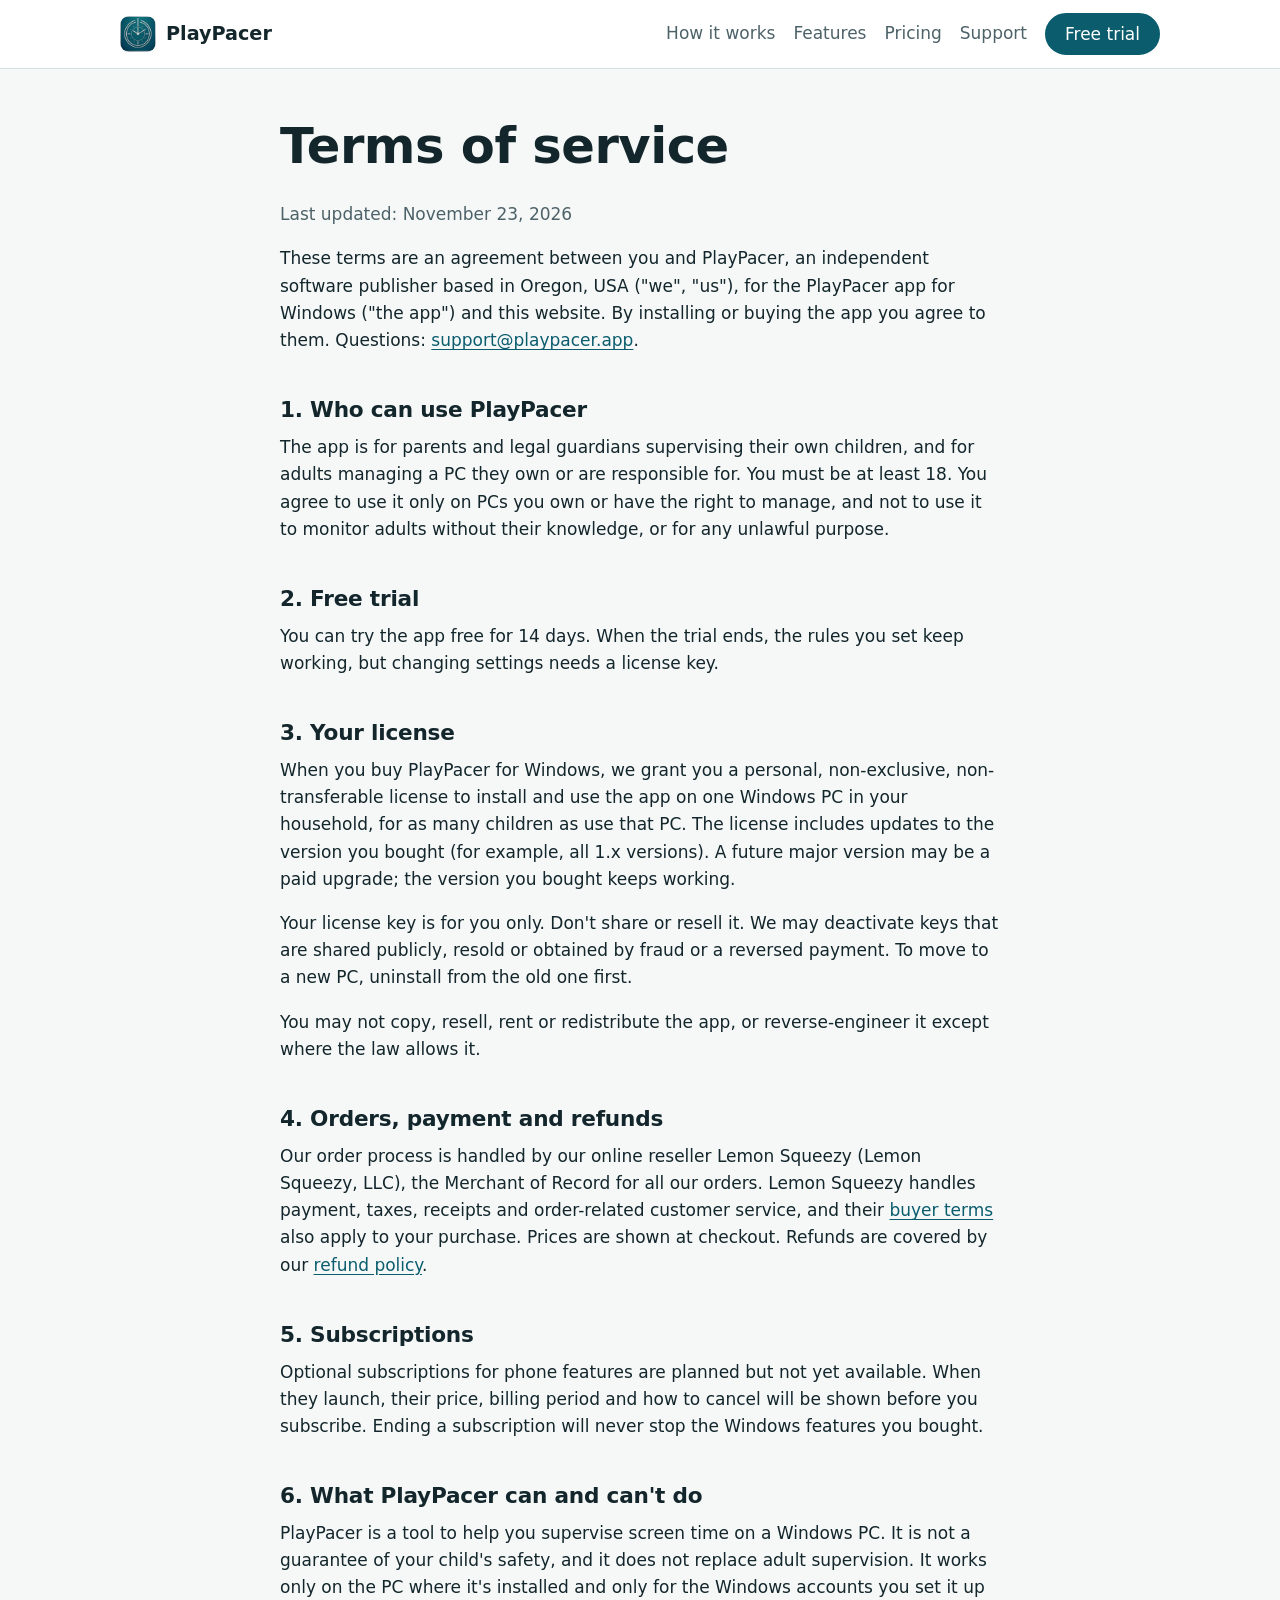
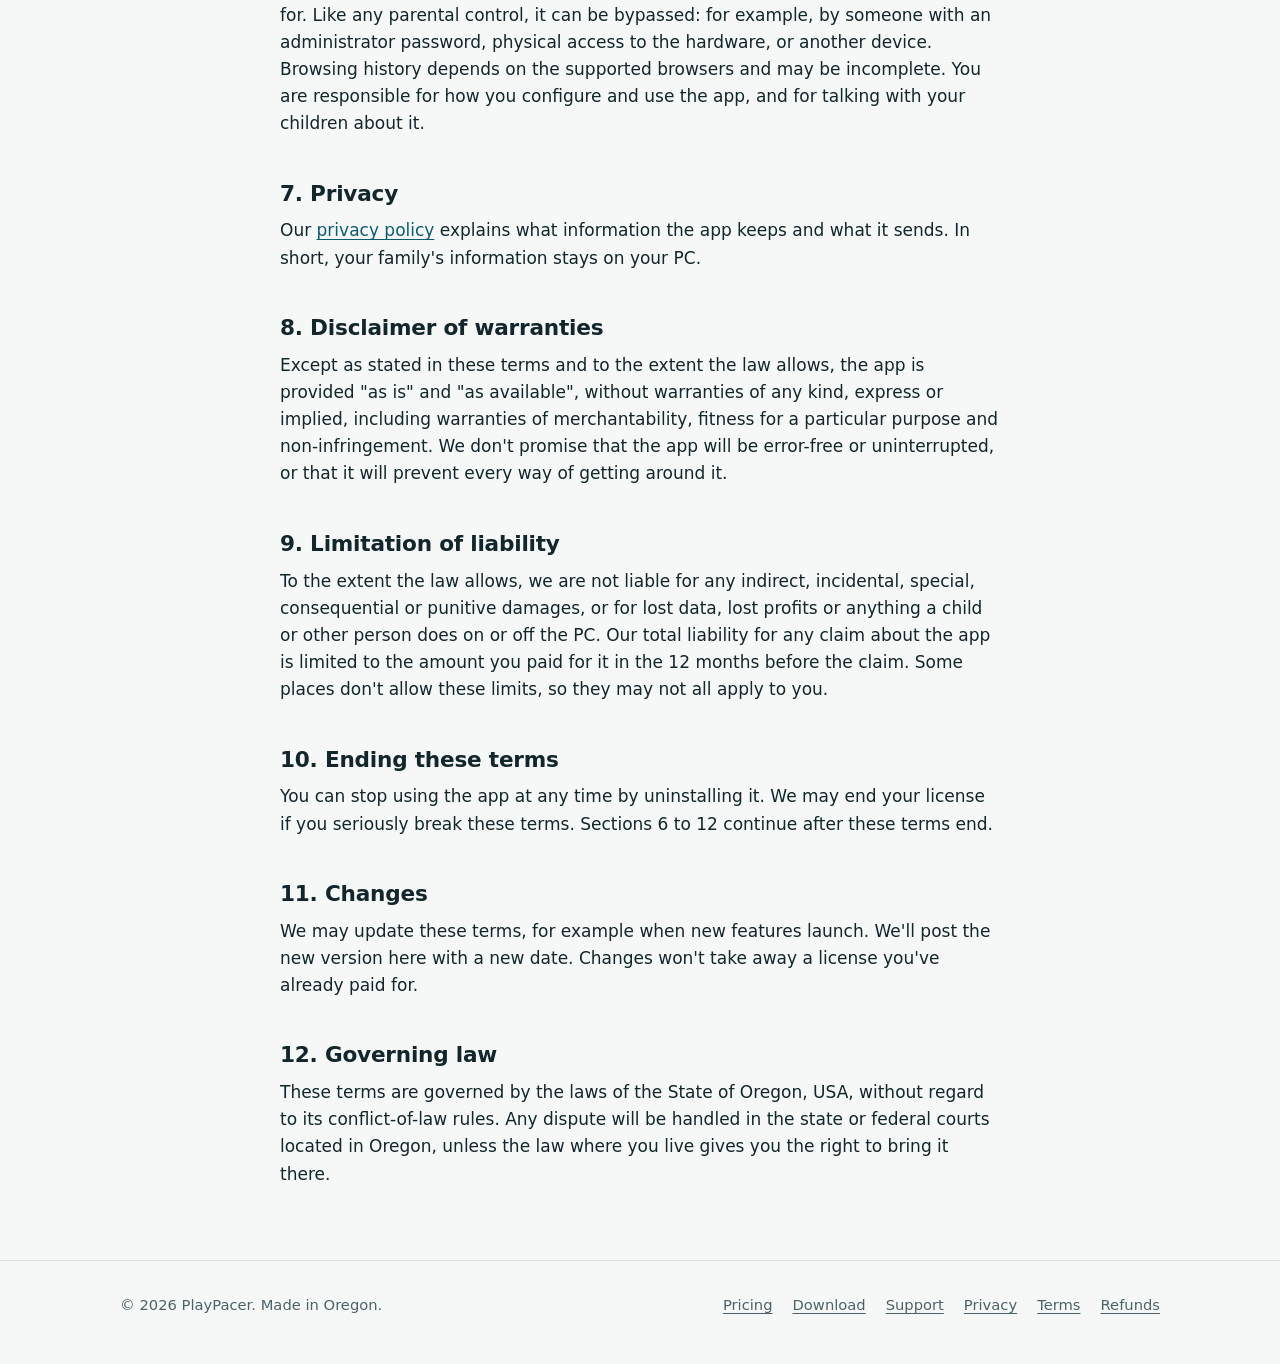
<file: terms.html>
<!doctype html>
<html lang="en">
<head>
  <meta charset="utf-8">
  <meta name="viewport" content="width=device-width, initial-scale=1">
  <title>Terms of service · PlayPacer</title>
  <meta name="description" content="The terms for buying and using PlayPacer.">
  <link rel="icon" href="img/icon-32.png" sizes="32x32">
  <link rel="apple-touch-icon" href="img/icon-180.png">
  <link rel="stylesheet" href="style.css">
</head>
<body>
<a class="skip" href="#main">Skip to content</a>
<header class="site-header">
  <div class="wrap">
    <a class="brand" href="./"><img src="img/icon-192.png" alt="" width="36" height="36">PlayPacer</a>
    <nav class="nav" aria-label="Main">
      <a href="./#how">How it works</a>
      <a href="./#features">Features</a>
      <a href="pricing.html">Pricing</a>
      <a href="support.html">Support</a>
      <a class="btn btn-primary" href="download.html">Free trial</a>
    </nav>
  </div>
</header>

<main id="main" class="doc">
  <div class="wrap narrow">
    <h1>Terms of service</h1>
    <p class="updated">Last updated: November 23, 2026</p>

    <p>These terms are an agreement between you and PlayPacer, an independent software publisher based in Oregon, USA ("we", "us"), for the PlayPacer app for Windows ("the app") and this website. By installing or buying the app you agree to them. Questions: <a href="mailto:support@playpacer.app">support@playpacer.app</a>.</p>

    <h2>1. Who can use PlayPacer</h2>
    <p>The app is for parents and legal guardians supervising their own children, and for adults managing a PC they own or are responsible for. You must be at least 18. You agree to use it only on PCs you own or have the right to manage, and not to use it to monitor adults without their knowledge, or for any unlawful purpose.</p>

    <h2>2. Free trial</h2>
    <p>You can try the app free for 14 days. When the trial ends, the rules you set keep working, but changing settings needs a license key.</p>

    <h2>3. Your license</h2>
    <p>When you buy PlayPacer for Windows, we grant you a personal, non-exclusive, non-transferable license to install and use the app on one Windows PC in your household, for as many children as use that PC. The license includes updates to the version you bought (for example, all 1.x versions). A future major version may be a paid upgrade; the version you bought keeps working.</p>
    <p>Your license key is for you only. Don't share or resell it. We may deactivate keys that are shared publicly, resold or obtained by fraud or a reversed payment. To move to a new PC, uninstall from the old one first.</p>
    <p>You may not copy, resell, rent or redistribute the app, or reverse-engineer it except where the law allows it.</p>

    <h2>4. Orders, payment and refunds</h2>
    <p>Our order process is handled by our online reseller Lemon Squeezy (Lemon Squeezy, LLC), the Merchant of Record for all our orders. Lemon Squeezy handles payment, taxes, receipts and order-related customer service, and their <a href="https://www.lemonsqueezy.com/buyer-terms">buyer terms</a> also apply to your purchase. Prices are shown at checkout. Refunds are covered by our <a href="refunds.html">refund policy</a>.</p>

    <h2>5. Subscriptions</h2>
    <p>Optional subscriptions for phone features are planned but not yet available. When they launch, their price, billing period and how to cancel will be shown before you subscribe. Ending a subscription will never stop the Windows features you bought.</p>

    <h2>6. What PlayPacer can and can't do</h2>
    <p>PlayPacer is a tool to help you supervise screen time on a Windows PC. It is not a guarantee of your child's safety, and it does not replace adult supervision. It works only on the PC where it's installed and only for the Windows accounts you set it up for. Like any parental control, it can be bypassed: for example, by someone with an administrator password, physical access to the hardware, or another device. Browsing history depends on the supported browsers and may be incomplete. You are responsible for how you configure and use the app, and for talking with your children about it.</p>

    <h2>7. Privacy</h2>
    <p>Our <a href="privacy.html">privacy policy</a> explains what information the app keeps and what it sends. In short, your family's information stays on your PC.</p>

    <h2>8. Disclaimer of warranties</h2>
    <p>Except as stated in these terms and to the extent the law allows, the app is provided "as is" and "as available", without warranties of any kind, express or implied, including warranties of merchantability, fitness for a particular purpose and non-infringement. We don't promise that the app will be error-free or uninterrupted, or that it will prevent every way of getting around it.</p>

    <h2>9. Limitation of liability</h2>
    <p>To the extent the law allows, we are not liable for any indirect, incidental, special, consequential or punitive damages, or for lost data, lost profits or anything a child or other person does on or off the PC. Our total liability for any claim about the app is limited to the amount you paid for it in the 12 months before the claim. Some places don't allow these limits, so they may not all apply to you.</p>

    <h2>10. Ending these terms</h2>
    <p>You can stop using the app at any time by uninstalling it. We may end your license if you seriously break these terms. Sections 6 to 12 continue after these terms end.</p>

    <h2>11. Changes</h2>
    <p>We may update these terms, for example when new features launch. We'll post the new version here with a new date. Changes won't take away a license you've already paid for.</p>

    <h2>12. Governing law</h2>
    <p>These terms are governed by the laws of the State of Oregon, USA, without regard to its conflict-of-law rules. Any dispute will be handled in the state or federal courts located in Oregon, unless the law where you live gives you the right to bring it there.</p>
  </div>
</main>

<footer class="site-footer">
  <div class="wrap">
    <div>© 2026 PlayPacer. Made in Oregon.</div>
    <nav aria-label="Footer">
      <a href="pricing.html">Pricing</a>
      <a href="download.html">Download</a>
      <a href="support.html">Support</a>
      <a href="privacy.html">Privacy</a>
      <a href="terms.html">Terms</a>
      <a href="refunds.html">Refunds</a>
    </nav>
  </div>
</footer>
</body>
</html>
</file>
<file: style.css>
/* PlayPacer website. Colours come from the app icon: deep teal, white, brushed silver. */
:root {
  --bg: #f6f8f8;
  --surface: #ffffff;
  --surface-2: #eaf1f2;
  --text: #13262b;
  --muted: #4d6268;
  --line: #d5e0e2;
  --teal: #0b5d6e;
  --teal-strong: #084a59;
  --teal-soft: #d8ecef;
  --play: #1f8a70;
  --rest: #e0a43a;
  --night: #3d4f8a;
  --on-teal: #ffffff;
  --radius: 14px;
  --shadow: 0 1px 2px rgb(10 40 48 / 6%), 0 8px 24px rgb(10 40 48 / 8%);
  color-scheme: light;
}

@media (prefers-color-scheme: dark) {
  :root {
    --bg: #0c1719;
    --surface: #132225;
    --surface-2: #182c30;
    --text: #e6eff0;
    --muted: #9fb3b7;
    --line: #26393d;
    --teal: #3fb0c4;
    --teal-strong: #6cc6d6;
    --teal-soft: #173a41;
    --play: #3cbf98;
    --rest: #f0b54e;
    --night: #8a9be0;
    --on-teal: #06262d;
    --shadow: 0 1px 2px rgb(0 0 0 / 30%), 0 8px 24px rgb(0 0 0 / 30%);
    color-scheme: dark;
  }
}

* { box-sizing: border-box; }

html { -webkit-text-size-adjust: 100%; }

body {
  margin: 0;
  background: var(--bg);
  color: var(--text);
  font: 17px/1.6 system-ui, -apple-system, "Segoe UI", Roboto, "Helvetica Neue", Arial, sans-serif;
}

a { color: var(--teal); text-underline-offset: 3px; }
a:hover { color: var(--teal-strong); }

img { max-width: 100%; height: auto; }

h1, h2, h3 { line-height: 1.2; letter-spacing: -0.01em; margin: 0 0 0.5em; }
h1 { font-size: clamp(2rem, 5vw, 3.1rem); }
h2 { font-size: clamp(1.5rem, 3.5vw, 2.1rem); }
h3 { font-size: 1.15rem; }
p { margin: 0 0 1em; }

.wrap { max-width: 1080px; margin: 0 auto; padding: 0 20px; }
.narrow { max-width: 760px; }

.skip { position: absolute; left: -999px; }
.skip:focus { left: 16px; top: 16px; background: var(--surface); padding: 8px 12px; z-index: 10; }

/* Header and footer */
.site-header { background: var(--surface); border-bottom: 1px solid var(--line); }
.site-header .wrap { display: flex; align-items: center; justify-content: space-between; gap: 16px; min-height: 68px; flex-wrap: wrap; }
.brand { display: flex; align-items: center; gap: 10px; font-weight: 700; font-size: 1.2rem; color: var(--text); text-decoration: none; }
.brand img { width: 36px; height: 36px; border-radius: 9px; }
.nav { display: flex; gap: 4px 18px; flex-wrap: wrap; align-items: center; }
.nav a { color: var(--muted); text-decoration: none; font-weight: 500; }
.nav a:hover, .nav a[aria-current="page"] { color: var(--text); }
.nav .btn-primary, .nav .btn-primary:hover { color: var(--on-teal); padding: 8px 18px; }

.site-footer { border-top: 1px solid var(--line); margin-top: 72px; padding: 32px 0 48px; color: var(--muted); font-size: 0.92rem; }
.site-footer .wrap { display: flex; justify-content: space-between; gap: 16px 32px; flex-wrap: wrap; }
.site-footer nav { display: flex; gap: 8px 20px; flex-wrap: wrap; }
.site-footer a { color: var(--muted); }

/* Buttons */
.btn {
  display: inline-block; padding: 12px 22px; border-radius: 999px; font-weight: 600;
  text-decoration: none; border: 2px solid var(--teal); line-height: 1.3;
}
.btn-primary { background: var(--teal); color: var(--on-teal); }
.btn-primary:hover { background: var(--teal-strong); border-color: var(--teal-strong); color: var(--on-teal); }
.btn-ghost { color: var(--teal); background: transparent; }
.btn-row { display: flex; gap: 12px; flex-wrap: wrap; margin: 24px 0 12px; }
.fine { color: var(--muted); font-size: 0.9rem; }

/* Hero */
.hero { padding: 64px 0 40px; }
.hero .wrap { display: grid; grid-template-columns: 1.1fr 0.9fr; gap: 48px; align-items: center; }
.hero .lead { font-size: 1.2rem; color: var(--muted); max-width: 34em; }
.eyebrow { color: var(--teal); font-weight: 700; text-transform: uppercase; letter-spacing: 0.08em; font-size: 0.8rem; margin-bottom: 12px; }

/* The break screen, drawn in CSS: what a child sees during a break. */
.break-card {
  background: linear-gradient(160deg, #0f6b7d, #073f4c); color: #fff; border-radius: 20px;
  padding: 32px 28px; box-shadow: var(--shadow); text-align: center; position: relative;
}
.break-card .ring {
  width: 150px; height: 150px; margin: 4px auto 20px; border-radius: 50%;
  background: conic-gradient(#f0b54e 0 70%, rgb(255 255 255 / 15%) 70% 100%);
  display: grid; place-items: center;
}
.break-card .ring span {
  width: 124px; height: 124px; border-radius: 50%; background: #0a5262;
  display: grid; place-items: center; font-size: 1.9rem; font-weight: 700; font-variant-numeric: tabular-nums;
}
.break-card h3 { font-size: 1.5rem; margin-bottom: 6px; }
.break-card p { color: rgb(255 255 255 / 82%); margin: 0; }
.break-card .tag { position: absolute; top: 14px; left: 16px; font-size: 0.75rem; opacity: 0.7; }

/* Sections */
section { padding: 48px 0; }
.section-intro { color: var(--muted); max-width: 40em; font-size: 1.08rem; }
.alt { background: var(--surface-2); }

/* The "pace" timeline: play, break, play, bedtime. */
.timeline { margin: 28px 0 8px; }
.timeline-bar { display: flex; height: 54px; border-radius: 12px; overflow: hidden; box-shadow: var(--shadow); }
.timeline-bar div { display: grid; place-items: center; color: #fff; font-weight: 600; font-size: 0.9rem; padding: 0 6px; text-align: center; line-height: 1.2; }
.tl-play { background: var(--play); }
.tl-rest { background: var(--rest); color: #3a2800 !important; }
.tl-night { background: var(--night); }
.timeline-legend { display: flex; justify-content: space-between; color: var(--muted); font-size: 0.85rem; margin-top: 8px; }

.grid { display: grid; grid-template-columns: repeat(3, 1fr); gap: 20px; margin-top: 28px; }
.grid-2 { grid-template-columns: repeat(2, 1fr); }
.card { background: var(--surface); border: 1px solid var(--line); border-radius: var(--radius); padding: 24px; }
.card h3 { margin-bottom: 8px; }
.card p { color: var(--muted); margin: 0; }
.card .icon { width: 40px; height: 40px; border-radius: 10px; background: var(--teal-soft); color: var(--teal); display: grid; place-items: center; margin-bottom: 14px; }
.card .icon svg { width: 22px; height: 22px; }

.steps { counter-reset: step; list-style: none; padding: 0; margin: 28px 0 0; display: grid; gap: 16px; grid-template-columns: repeat(3, 1fr); }
.steps li { counter-increment: step; background: var(--surface); border: 1px solid var(--line); border-radius: var(--radius); padding: 24px; }
.steps li::before {
  content: counter(step); display: grid; place-items: center; width: 34px; height: 34px; border-radius: 50%;
  background: var(--teal); color: var(--on-teal); font-weight: 700; margin-bottom: 12px;
}
.steps strong { display: block; margin-bottom: 4px; }
.steps span { color: var(--muted); }

.checks { list-style: none; padding: 0; margin: 0; }
.checks li { padding-left: 30px; position: relative; margin-bottom: 10px; }
.checks li::before {
  content: ""; position: absolute; left: 0; top: 0.35em; width: 18px; height: 18px; border-radius: 50%;
  background: var(--teal-soft) url("data:image/svg+xml,%3Csvg xmlns='http://www.w3.org/2000/svg' viewBox='0 0 20 20'%3E%3Cpath d='M5 10.5l3 3 7-7' fill='none' stroke='%230b8aa0' stroke-width='2.4' stroke-linecap='round' stroke-linejoin='round'/%3E%3C/svg%3E") center/14px no-repeat;
}

.split { display: grid; grid-template-columns: 1fr 1fr; gap: 40px; align-items: start; }

/* Pricing */
.plans { display: grid; grid-template-columns: repeat(3, 1fr); gap: 20px; margin-top: 28px; align-items: stretch; }
.plan { background: var(--surface); border: 1px solid var(--line); border-radius: var(--radius); padding: 28px 24px; display: flex; flex-direction: column; }
.plan.featured { border: 2px solid var(--teal); box-shadow: var(--shadow); }
.plan .price { font-size: 2.4rem; font-weight: 700; margin: 4px 0 0; }
.plan .price.tbd { font-size: 1.4rem; margin-top: 10px; }
.plan .price small { font-size: 1rem; font-weight: 500; color: var(--muted); }
.plan .sub { color: var(--muted); margin-bottom: 18px; }
.plan .checks { flex: 1; margin-bottom: 20px; }
.plan .btn { text-align: center; }
.badge { display: inline-block; font-size: 0.75rem; font-weight: 700; letter-spacing: 0.05em; text-transform: uppercase; padding: 3px 10px; border-radius: 999px; background: var(--teal-soft); color: var(--teal); margin-bottom: 10px; align-self: flex-start; }
.badge.soon { background: var(--surface-2); color: var(--muted); }
.plan.later { opacity: 0.85; }

/* FAQ */
.faq details { background: var(--surface); border: 1px solid var(--line); border-radius: 12px; padding: 16px 20px; margin-bottom: 12px; }
.faq summary { cursor: pointer; font-weight: 600; }
.faq details p { margin: 12px 0 0; color: var(--muted); }

/* Policy pages */
.doc { padding-top: 48px; }
.doc h2 { font-size: 1.35rem; margin-top: 2em; }
.doc li { margin-bottom: 6px; }
.doc .updated { color: var(--muted); }
.callout { background: var(--teal-soft); border-radius: 12px; padding: 16px 20px; margin: 20px 0; }

table.simple { border-collapse: collapse; width: 100%; margin: 12px 0 20px; font-size: 0.95rem; }
table.simple th, table.simple td { text-align: left; padding: 10px 12px; border-bottom: 1px solid var(--line); vertical-align: top; }
table.simple th { color: var(--muted); font-weight: 600; }
.table-scroll { overflow-x: auto; }

@media (max-width: 860px) {
  .hero .wrap, .split { grid-template-columns: 1fr; gap: 32px; }
  .grid, .plans, .steps { grid-template-columns: 1fr; }
  .grid-2 { grid-template-columns: 1fr; }
  .hero { padding-top: 40px; }
  .timeline-bar div { font-size: 0.75rem; }
}

@media (max-width: 520px) {
  .wrap { padding: 0 16px; }
  .timeline-bar { height: 64px; }
}
</file>
